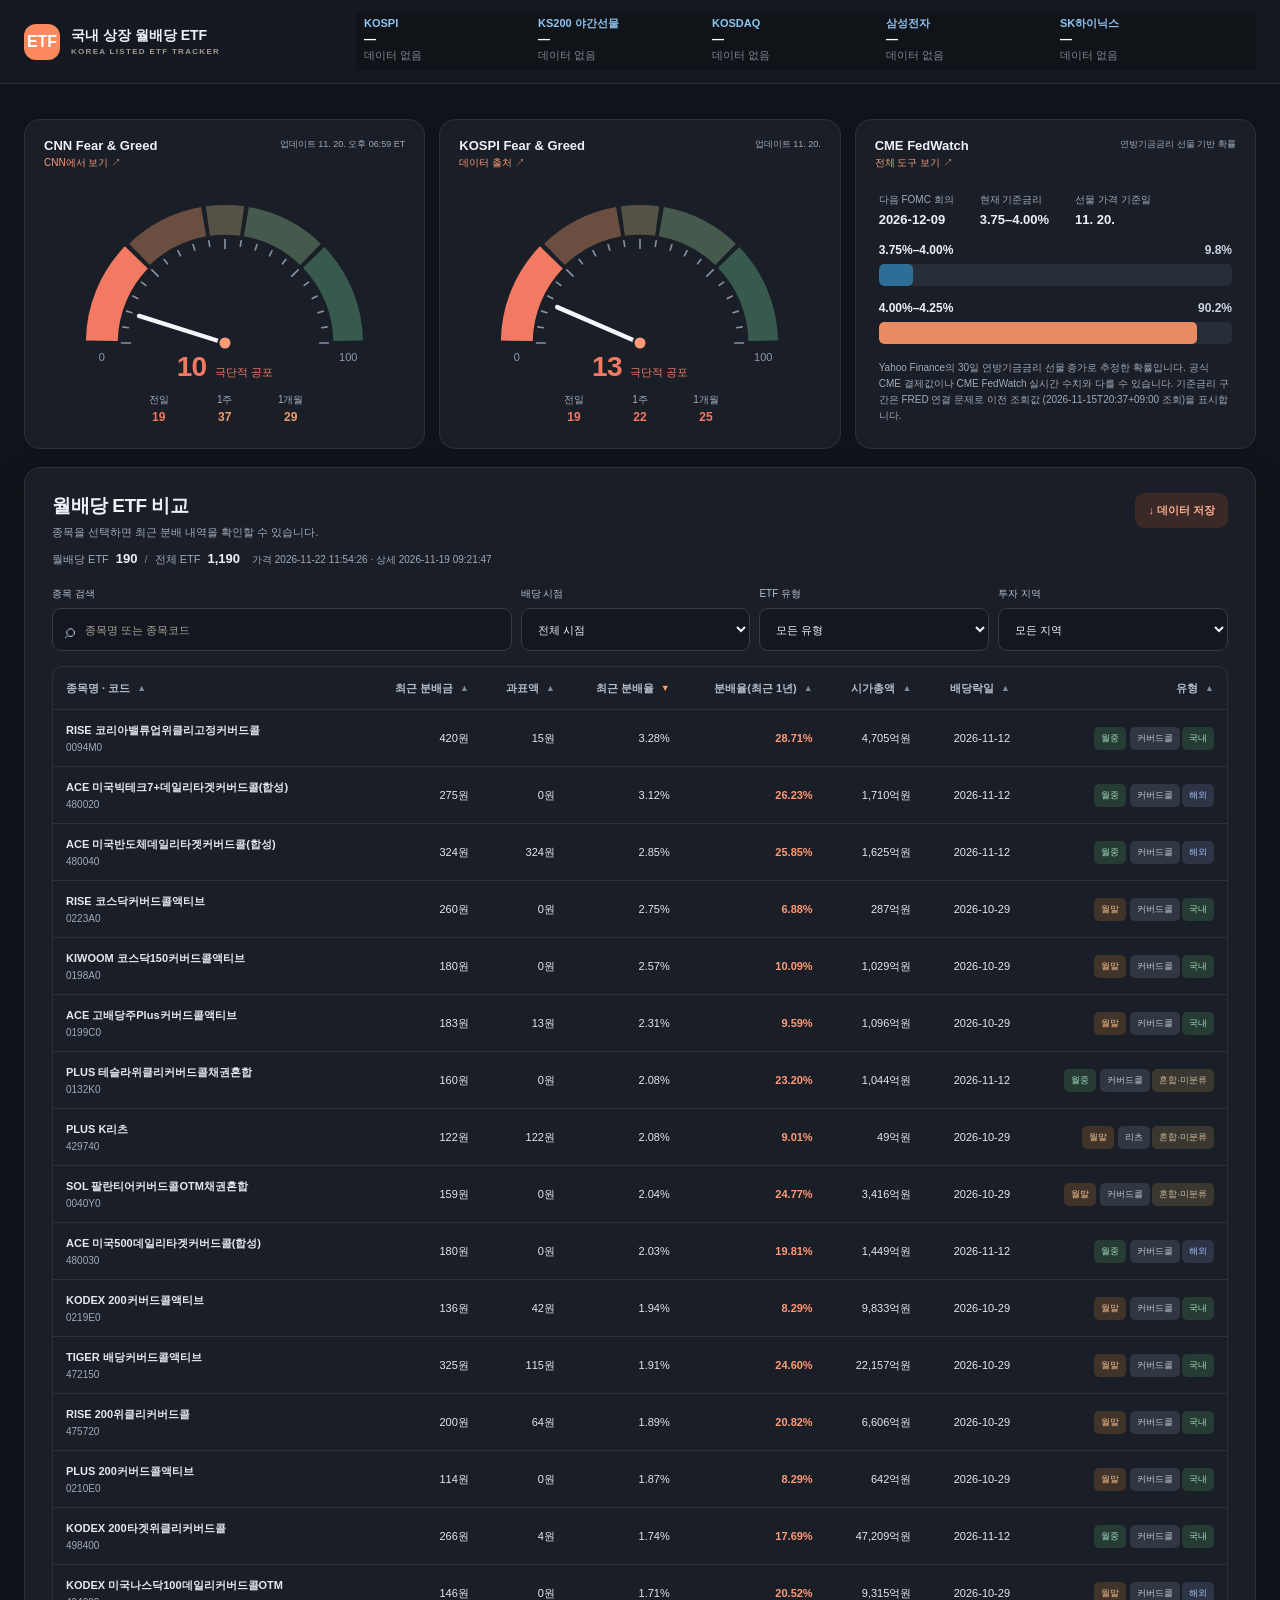
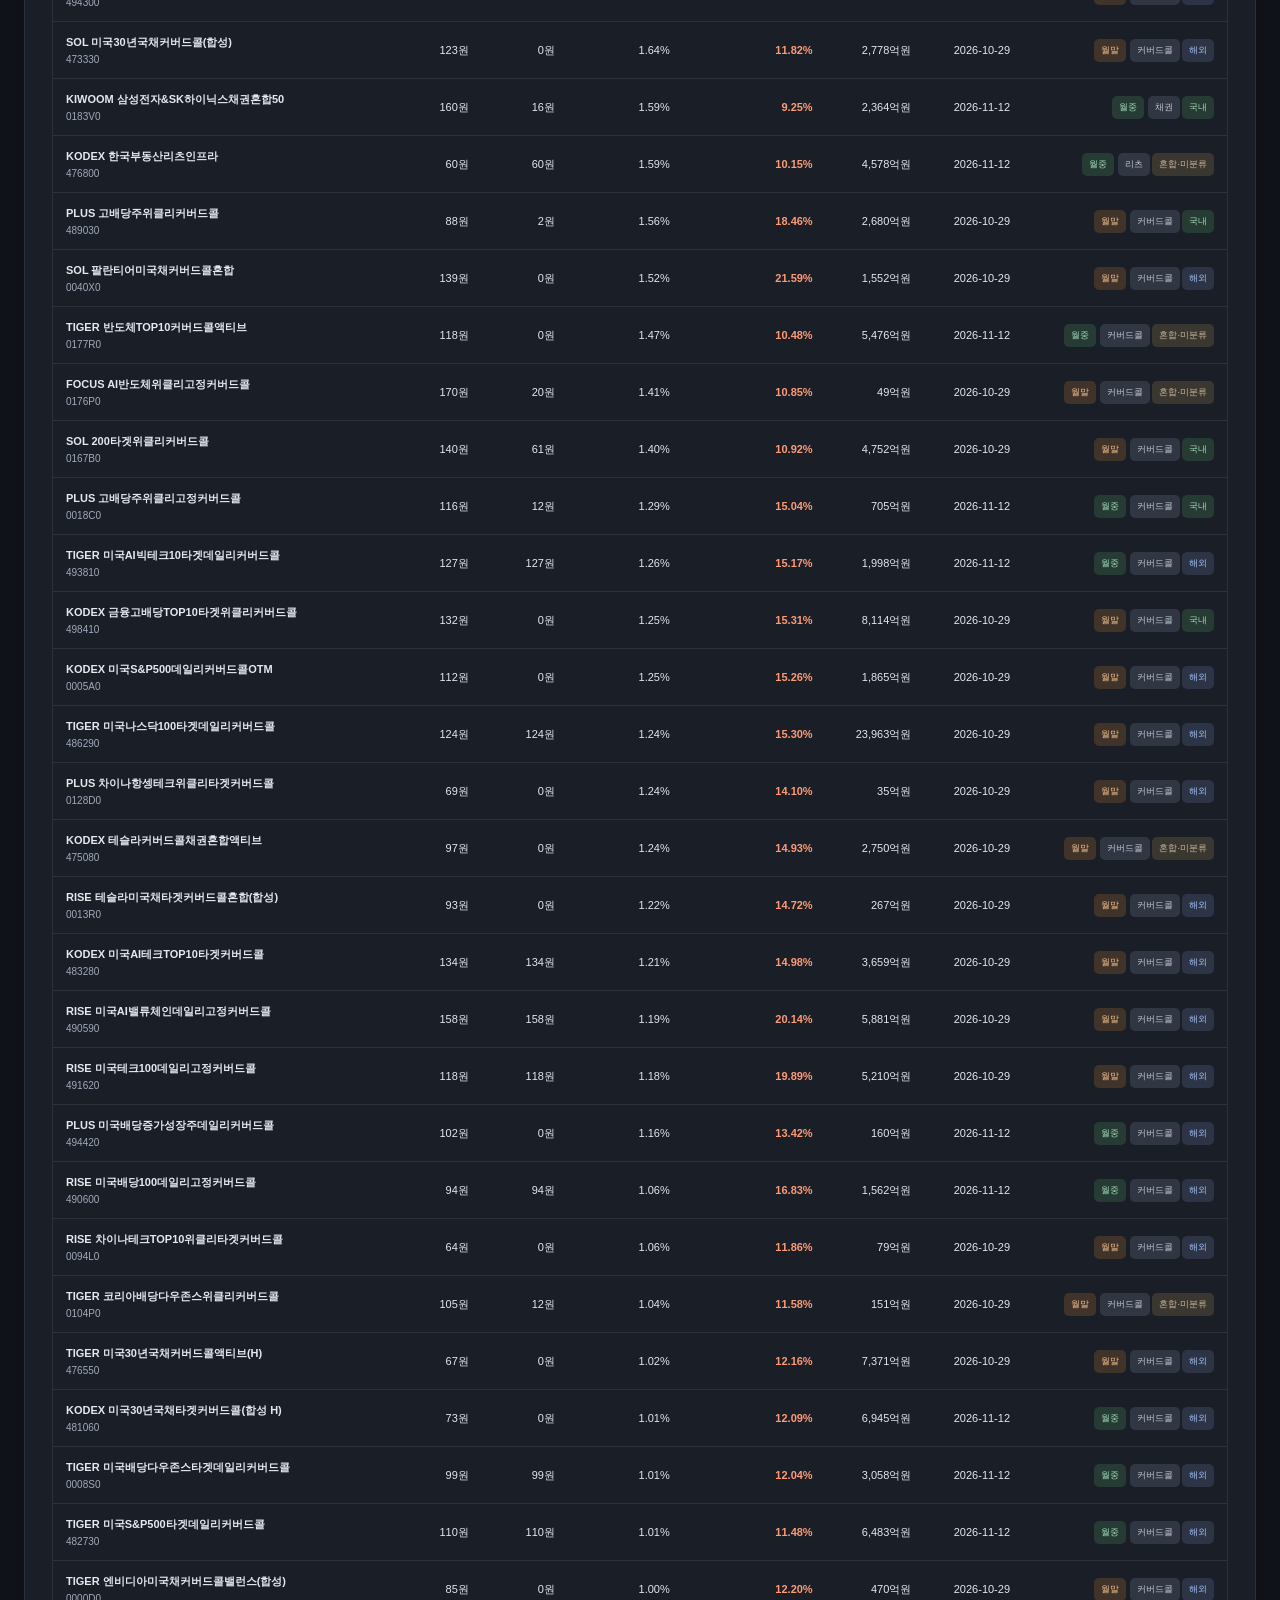
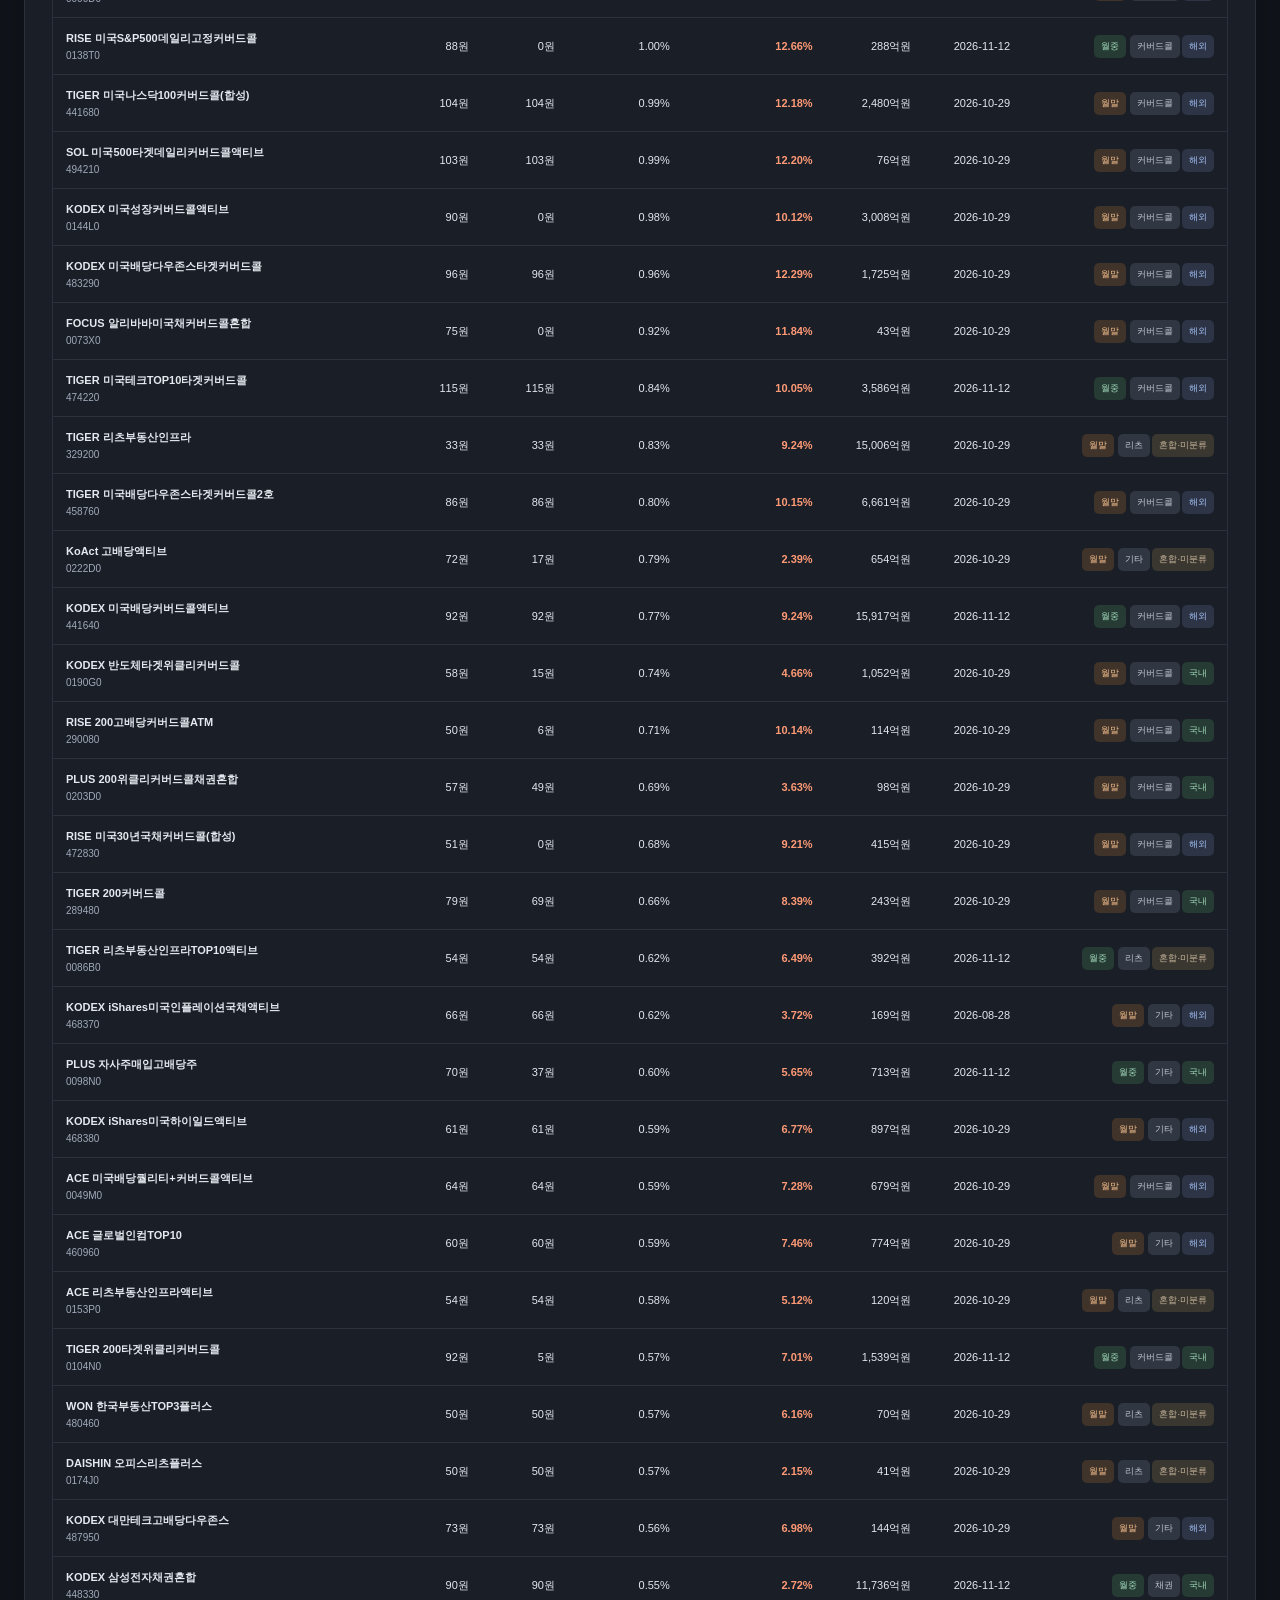
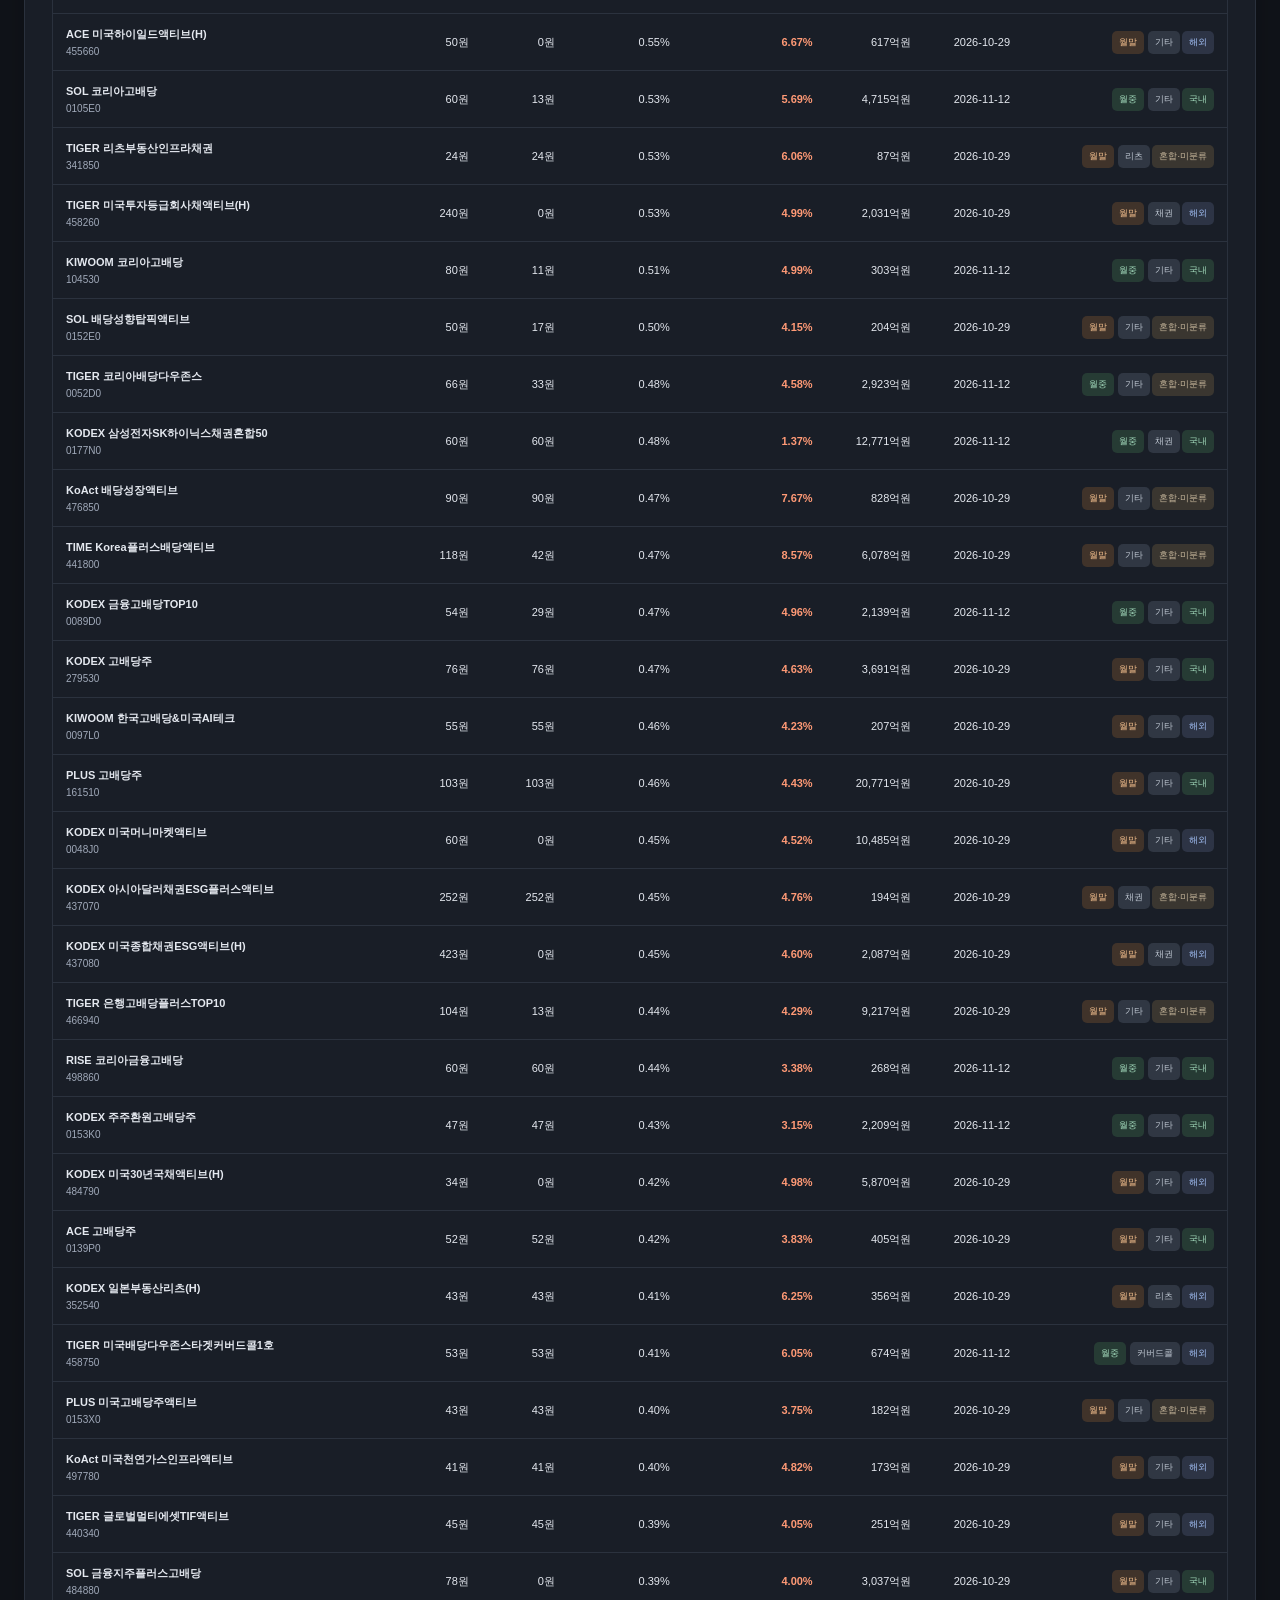
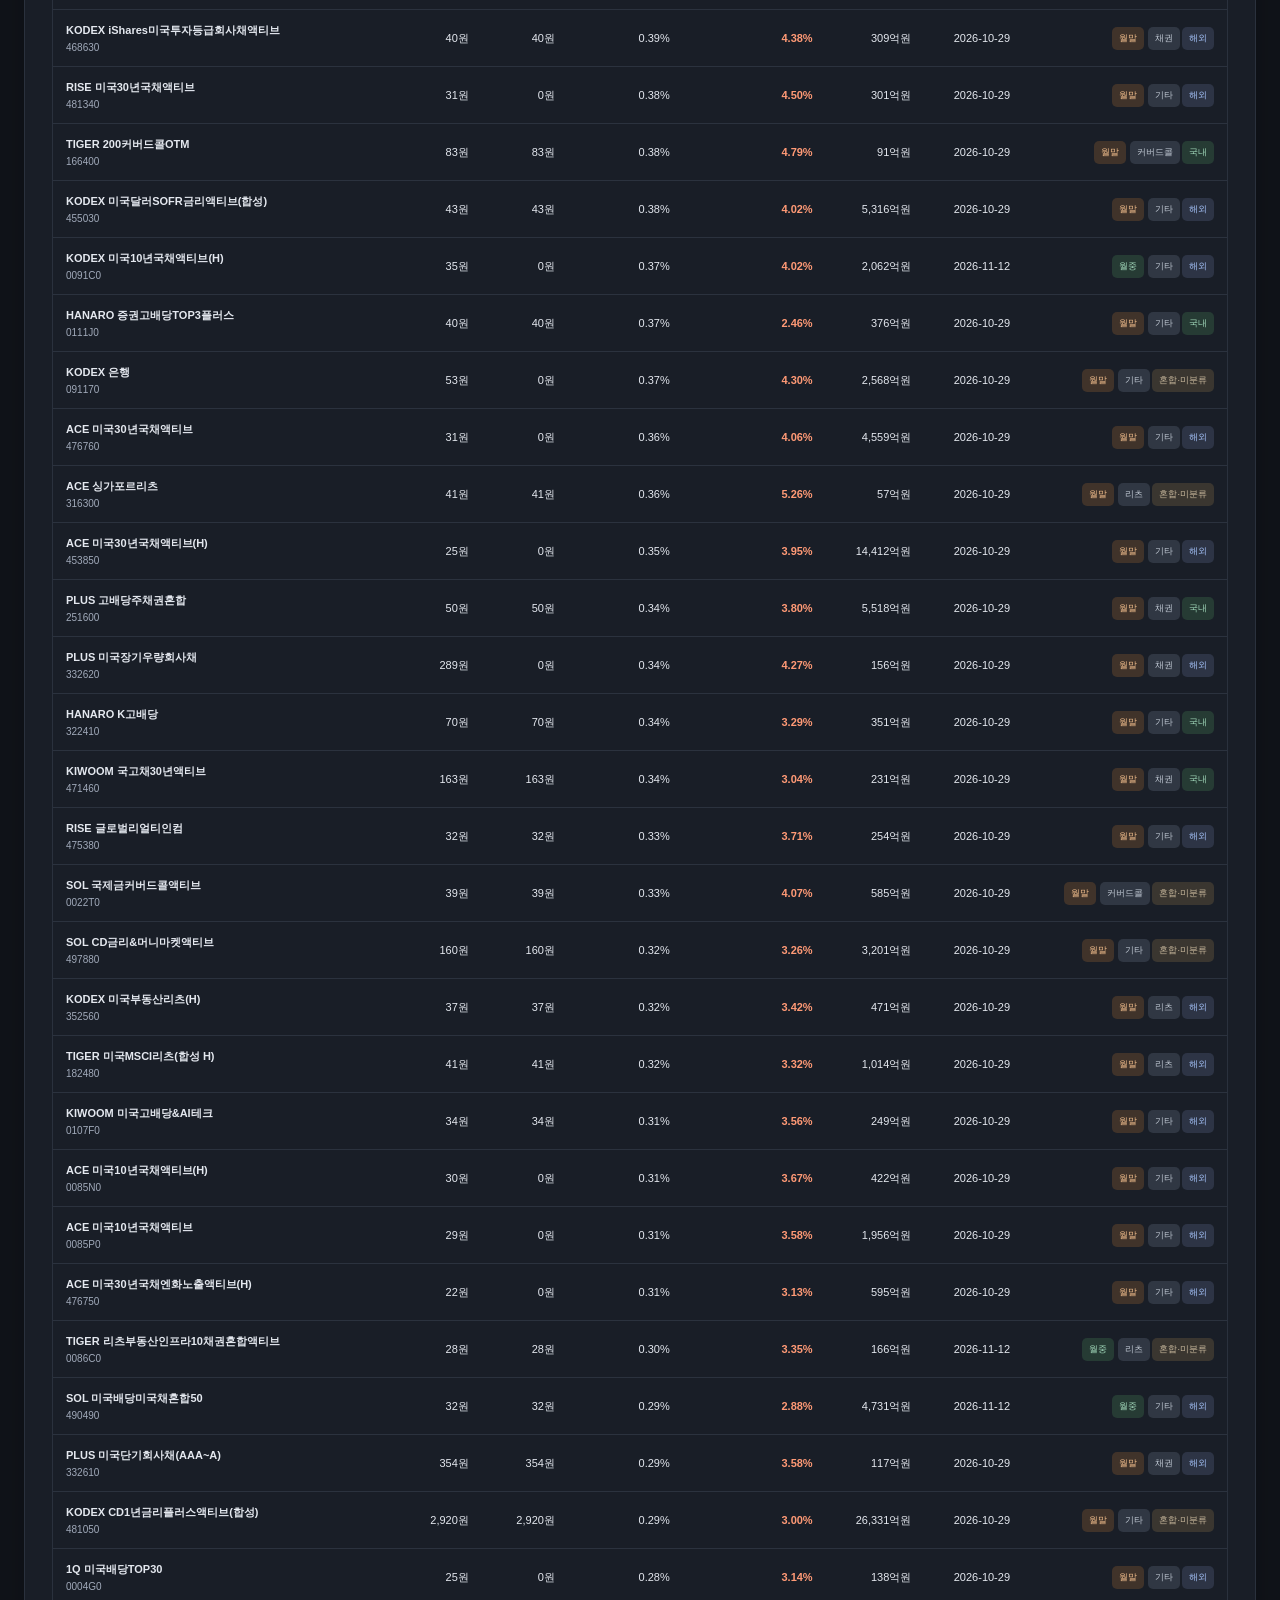
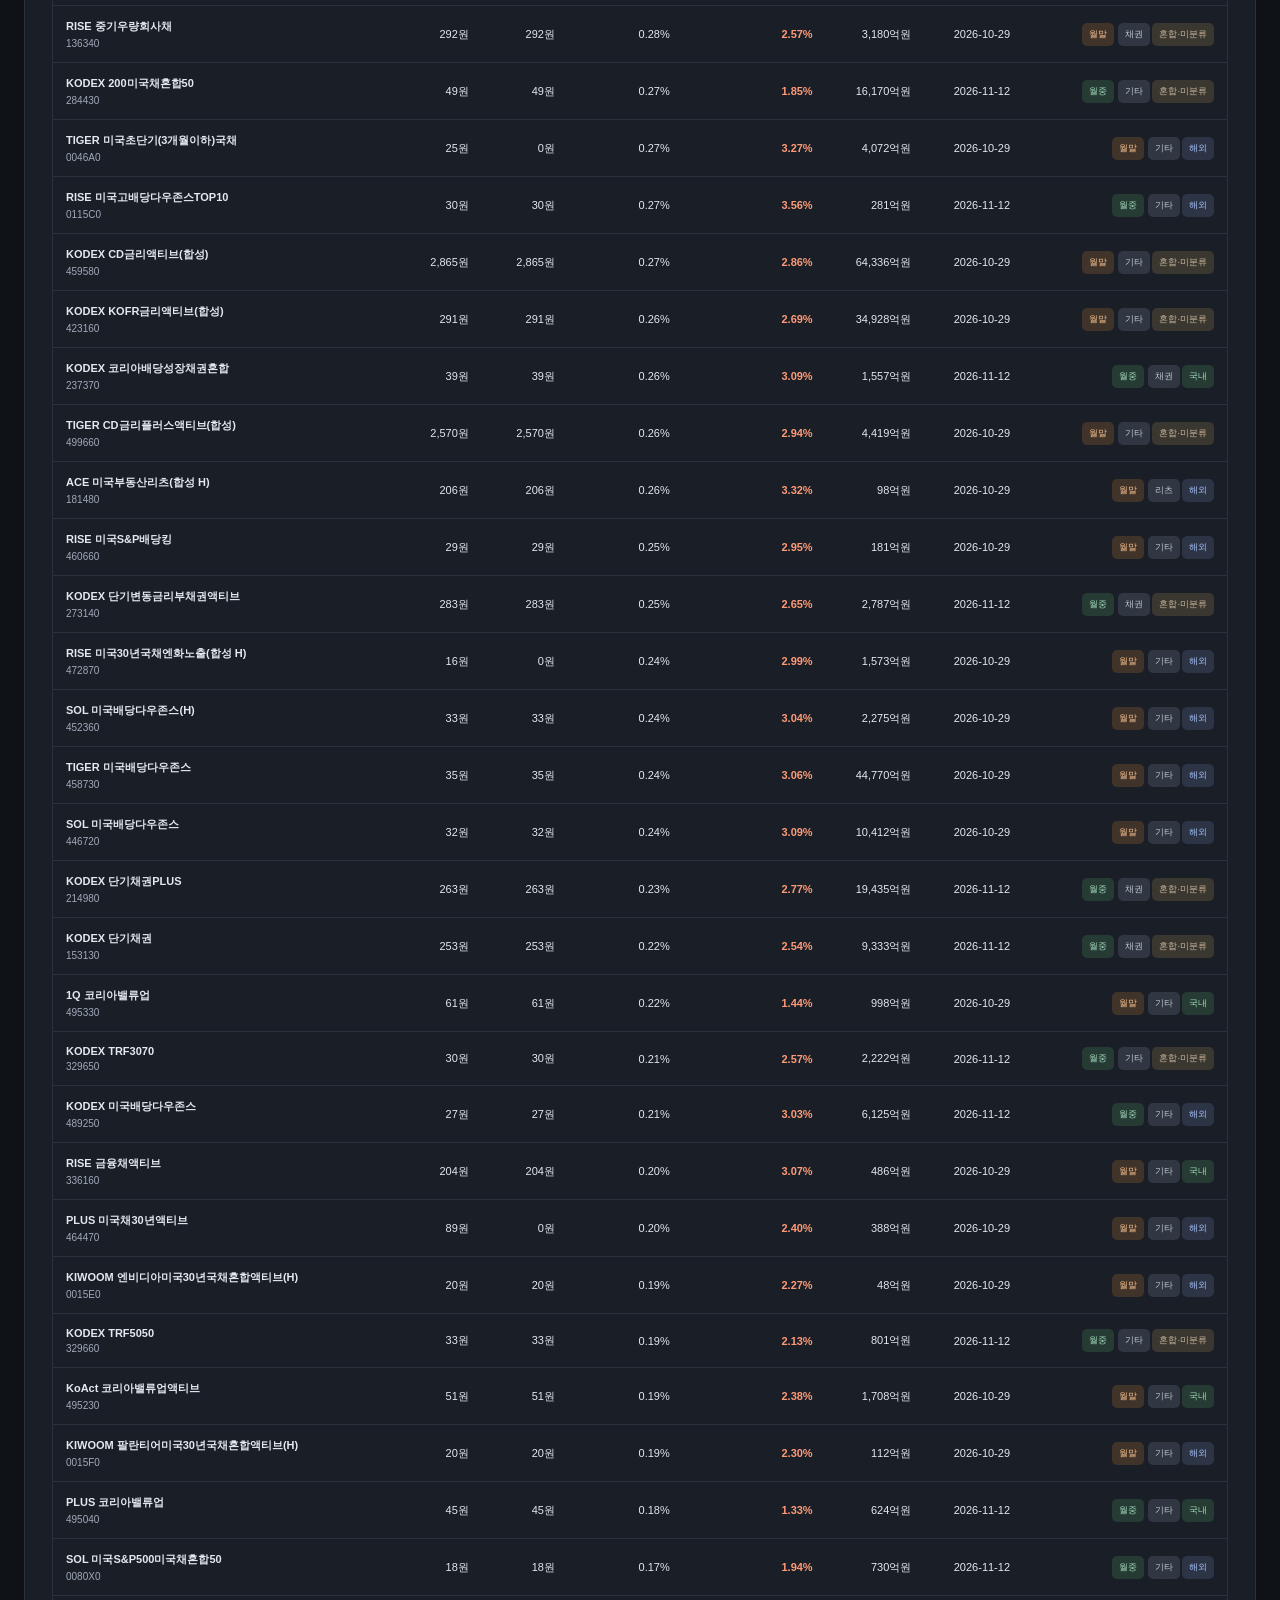
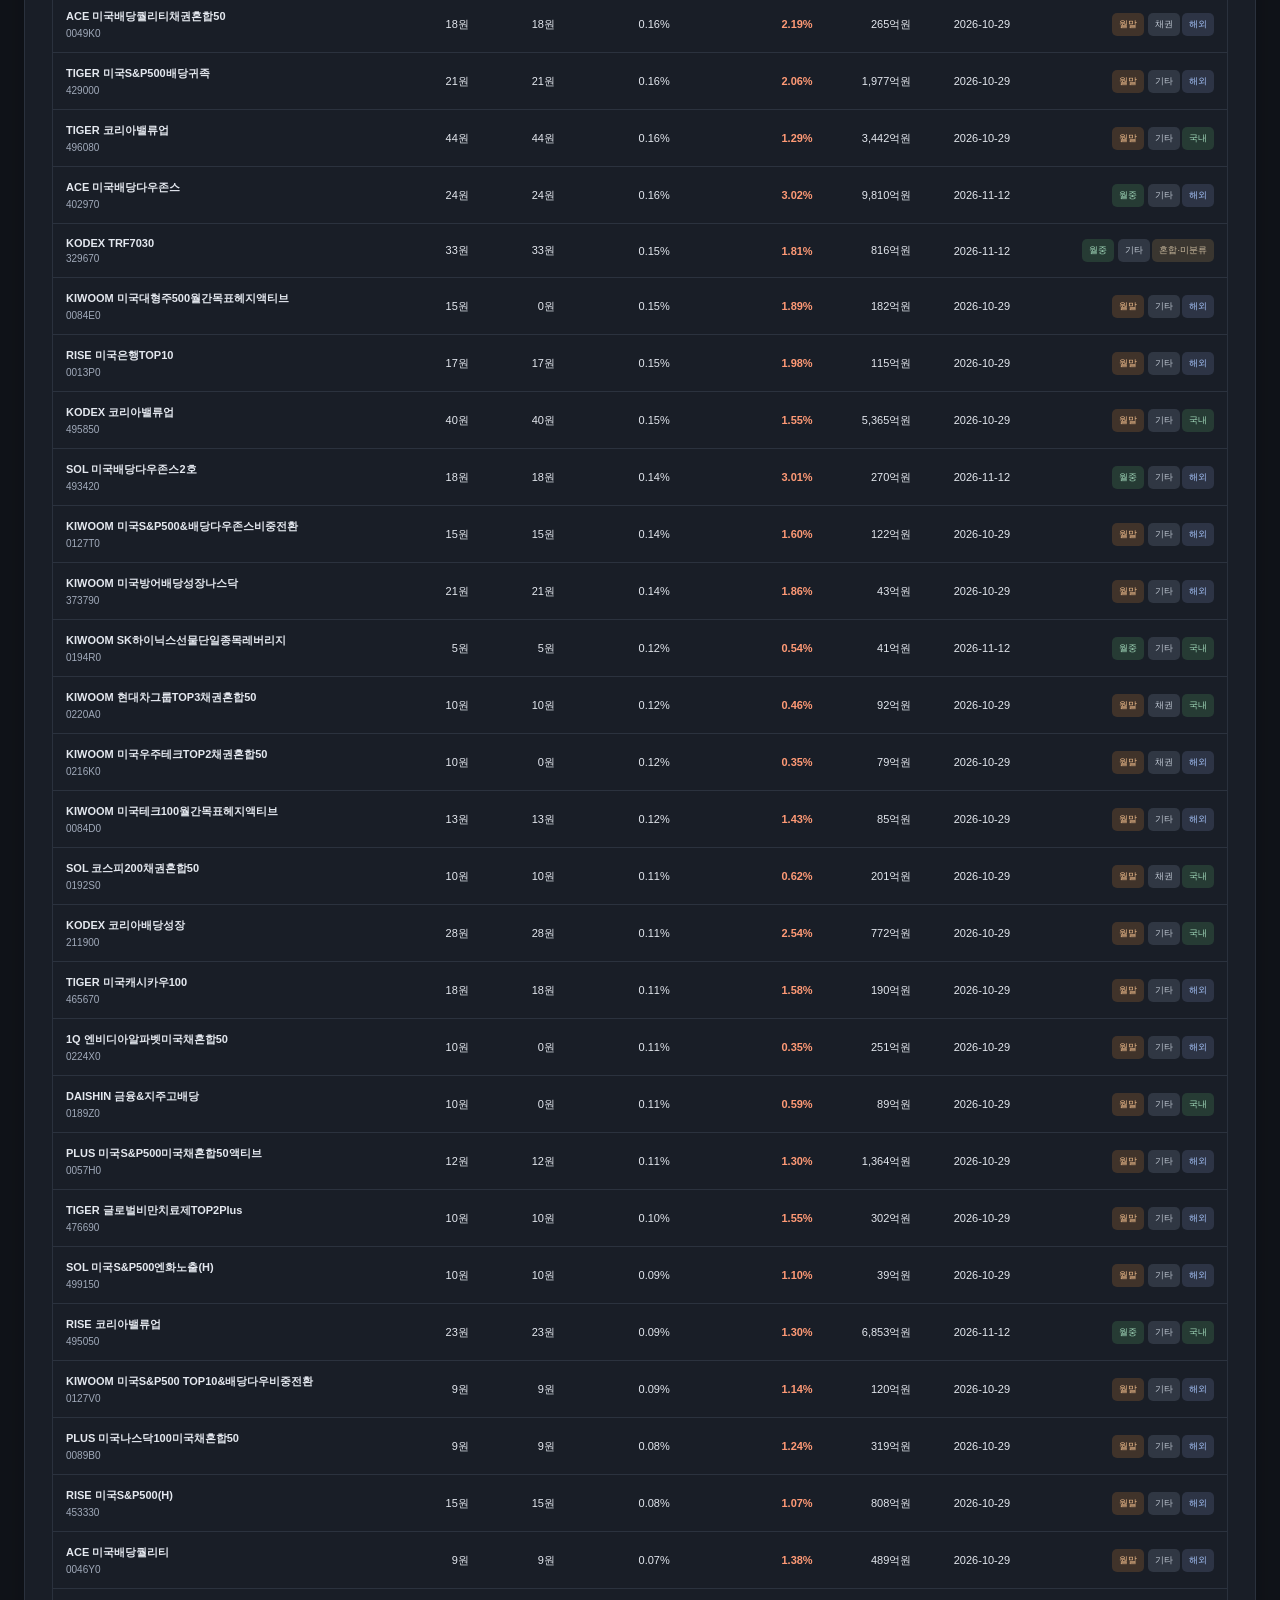
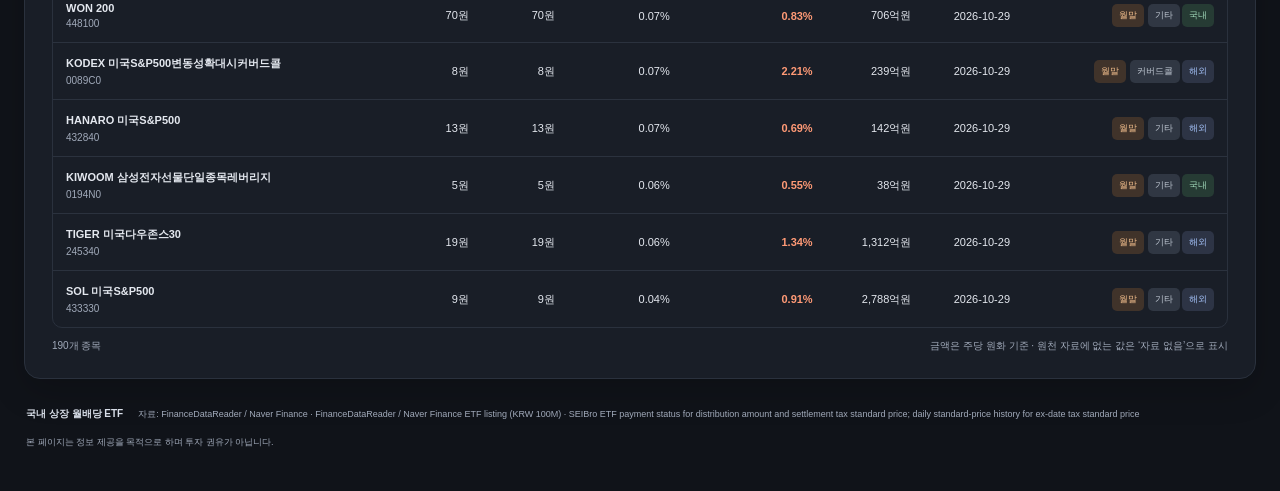
<file: docs/index.html>
<!doctype html>
<html lang="ko">
<head>
  <meta charset="utf-8">
  <meta name="viewport" content="width=device-width,initial-scale=1">
  <meta name="theme-color" content="#101319">
  <meta name="description" content="국내 상장 월배당 ETF의 분배금, 분배율과 배당 이력을 한눈에 비교하세요.">
  <title>국내 상장 월배당 ETF</title>
  <link rel="stylesheet" href="./css/style.css?v=23">
  <!-- <script type="module" src="https://widgets.tradingview-widget.com/w/en/tv-ticker-tag.js"></script> -->
</head>
<body>
  <header class="topbar">
    <a class="logo" href="./"><span class="logo-icon">ETF</span><span>국내 상장 월배당 ETF<small>KOREA LISTED ETF TRACKER</small></span></a>
    <div class="topbar-ticker" aria-label="시장 시세">
      <!--tv-ticker-tag symbol="FOREXCOM:SPXUSD" theme="dark"></tv-ticker-tag-->
      <!--tv-ticker-tag symbol="FOREXCOM:NSXUSD" theme="dark"></tv-ticker-tag-->
      <!-- <tv-ticker-tag symbol="BITSTAMP:BTCUSD" theme="dark" transparent></tv-ticker-tag> -->
      <!-- <tv-ticker-tag symbol="AMEX:SCHD" theme="dark" transparent></tv-ticker-tag> -->
      <!-- <tv-ticker-tag symbol="AMEX:SPYM" theme="dark" transparent></tv-ticker-tag> -->
      <!-- <tv-ticker-tag symbol="NASDAQ:QQQM" theme="dark" transparent></tv-ticker-tag> -->
      <!-- <tv-ticker-tag symbol="NASDAQ:NVDA" theme="dark" transparent></tv-ticker-tag> -->
      <iframe src="./market-ticker.html" title="시장 시세 ticker"></iframe>
    </div>
  </header>

  <main class="container">
    <section class="market-cards" aria-label="ETF 및 시장 지표">
      <article class="market-card fear-card">
        <div class="market-card-heading"><div><span>CNN Fear &amp; Greed</span><a href="https://edition.cnn.com/markets/fear-and-greed" target="_blank" rel="noopener noreferrer">CNN에서 보기 ↗</a></div><small id="fearUpdated">지표를 불러오는 중</small></div>
        <div id="fearGauge" class="fear-gauge"><span class="metric-loading">지표를 불러오는 중…</span></div>
      </article>
      <article class="market-card kospi-fear-card">
        <div class="market-card-heading"><div><span>KOSPI Fear &amp; Greed</span><a href="https://kospi.feargreedchart.com/api/?action=kospi" target="_blank" rel="noopener noreferrer">데이터 출처 ↗</a></div><small id="kospiFearUpdated">지표를 불러오는 중</small></div>
        <div id="kospiFearGauge" class="fear-gauge"><span class="metric-loading">지표를 불러오는 중…</span></div>
      </article>
      <article class="market-card fedwatch-card">
        <div class="market-card-heading"><div><span>CME FedWatch</span><a href="https://www.cmegroup.com/markets/interest-rates/cme-fedwatch-tool" target="_blank" rel="noopener noreferrer">전체 도구 보기 ↗</a></div><small>연방기금금리 선물 기반 확률</small></div>
        <div id="fedwatchChart" class="fedwatch-chart"><span class="metric-loading">CME futures data loading…</span></div>
      </article>
    </section>

    <section class="panel database">
      <div class="section-heading database-heading">
        <div>
          <h2>월배당 ETF 비교</h2>
          <p class="section-subtitle">종목을 선택하면 최근 분배 내역을 확인할 수 있습니다.</p>
          <div class="database-summary" aria-label="ETF 개수 및 업데이트 시각">
            <span>월배당 ETF</span><strong id="monthlyCount">—</strong><i>/</i><span>전체 ETF</span><strong id="totalCount">—</strong>
            <small id="updatedAt">데이터를 불러오는 중</small>
          </div>
        </div>
        <button id="downloadCsv" class="button secondary">↓ 데이터 저장</button>
      </div>
      <div class="filters">
        <label class="filter-field"><span>종목 검색</span><span class="searchbox"><i aria-hidden="true">⌕</i><input id="search" type="search" placeholder="종목명 또는 종목코드" aria-label="종목 검색"></span></label>
        <label class="filter-field"><span>배당 시점</span><select id="timing" aria-label="배당 시점"><option value="all">전체 시점</option><option value="mid">월중</option><option value="end">월말</option></select></label>
        <label class="filter-field"><span>ETF 유형</span><select id="category" aria-label="ETF 유형"><option value="all">모든 유형</option><option value="커버드콜">커버드콜</option><option value="리츠">리츠</option><option value="채권">채권</option><option value="기타">기타</option></select></label>
        <label class="filter-field"><span>투자 지역</span><select id="region" aria-label="투자 지역"><option value="all">모든 지역</option><option value="국내">국내</option><option value="해외">해외</option><option value="혼합/미분류">혼합·미분류</option></select></label>
      </div>
      <div class="table-wrap"><table><thead><tr><th scope="col"><button class="sort-button" type="button" data-sort="name"><span>종목명 · 코드</span><span class="sort-arrow" aria-hidden="true">▲</span></button></th><th scope="col"><button class="sort-button" type="button" data-sort="amount"><span>최근 분배금</span><span class="sort-arrow" aria-hidden="true">▲</span></button></th><th scope="col"><button class="sort-button" type="button" data-sort="taxBase"><span>과표액</span><span class="sort-arrow" aria-hidden="true">▲</span></button></th><th scope="col"><button class="sort-button is-active" type="button" data-sort="recentYield" aria-label="최근 분배율, 내림차순"><span>최근 분배율</span><span class="sort-arrow" aria-hidden="true">▼</span></button></th><th scope="col"><button class="sort-button" type="button" data-sort="annualYield"><span>분배율(최근 1년)</span><span class="sort-arrow" aria-hidden="true">▲</span></button></th><th scope="col"><button class="sort-button" type="button" data-sort="marketCap"><span>시가총액</span><span class="sort-arrow" aria-hidden="true">▲</span></button></th><th scope="col"><button class="sort-button" type="button" data-sort="exDate"><span>배당락일</span><span class="sort-arrow" aria-hidden="true">▲</span></button></th><th scope="col"><button class="sort-button" type="button" data-sort="type"><span>유형</span><span class="sort-arrow" aria-hidden="true">▲</span></button></th></tr></thead><tbody id="etfTable"><tr><td colspan="8" class="empty">데이터를 불러오는 중입니다.</td></tr></tbody></table></div>
      <div class="table-footer"><span id="resultCount">0개 종목</span><span>금액은 주당 원화 기준 · 원천 자료에 없는 값은 ‘자료 없음’으로 표시</span></div>
      <div id="emptyData" class="empty-state" hidden><span>◷</span><strong>아직 표시할 데이터가 없어요</strong><p>가격과 분배금 데이터가 준비되면 ETF 목록이 여기에 표시됩니다.</p></div>
    </section>

    <footer><strong>국내 상장 월배당 ETF</strong><span id="dataSource">자료: ETF 가격 및 분배 이력 데이터</span><span>본 페이지는 정보 제공을 목적으로 하며 투자 권유가 아닙니다.</span></footer>
  </main>
  <dialog id="fundDialog" class="fund-dialog"><form method="dialog"><button class="dialog-close" aria-label="닫기">×</button></form><div id="fundDetails"></div></dialog>
  <script type="module" src="./js/app.js?v=20"></script>
</body>
</html>
</file>
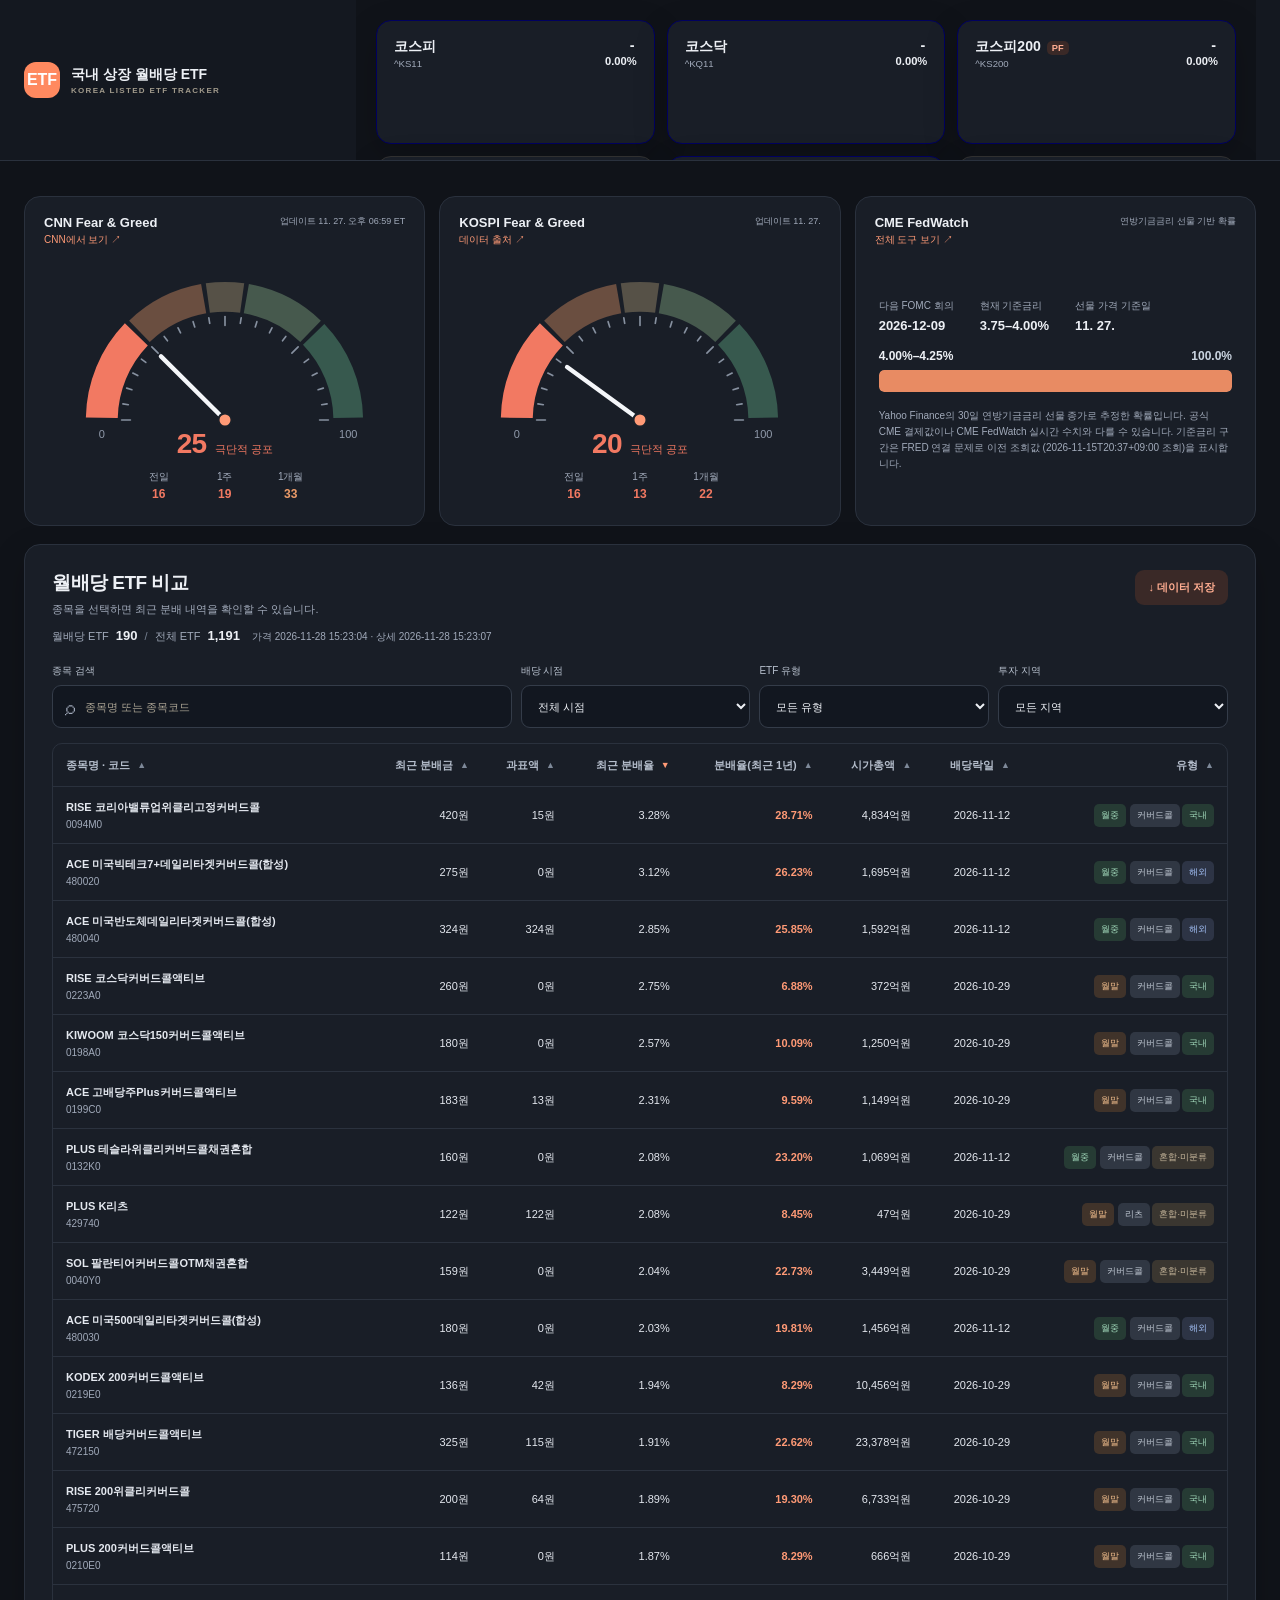
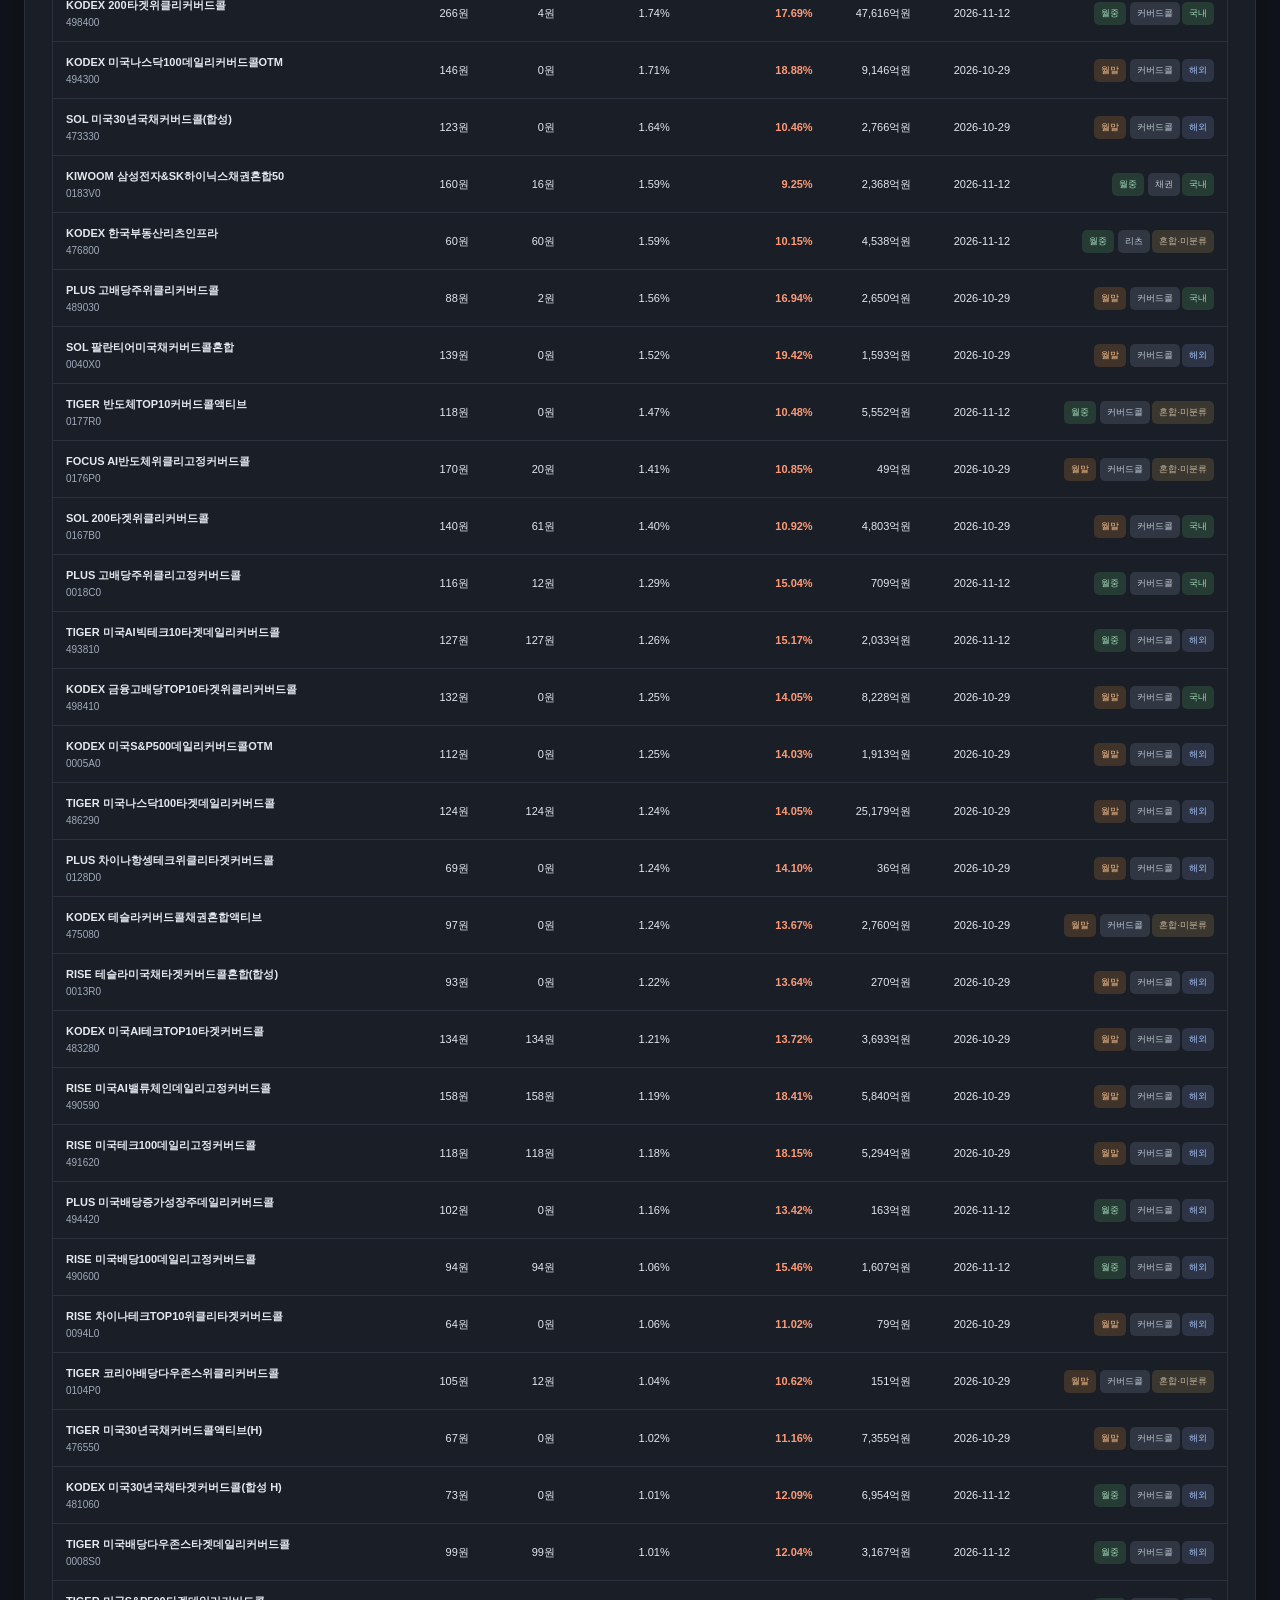
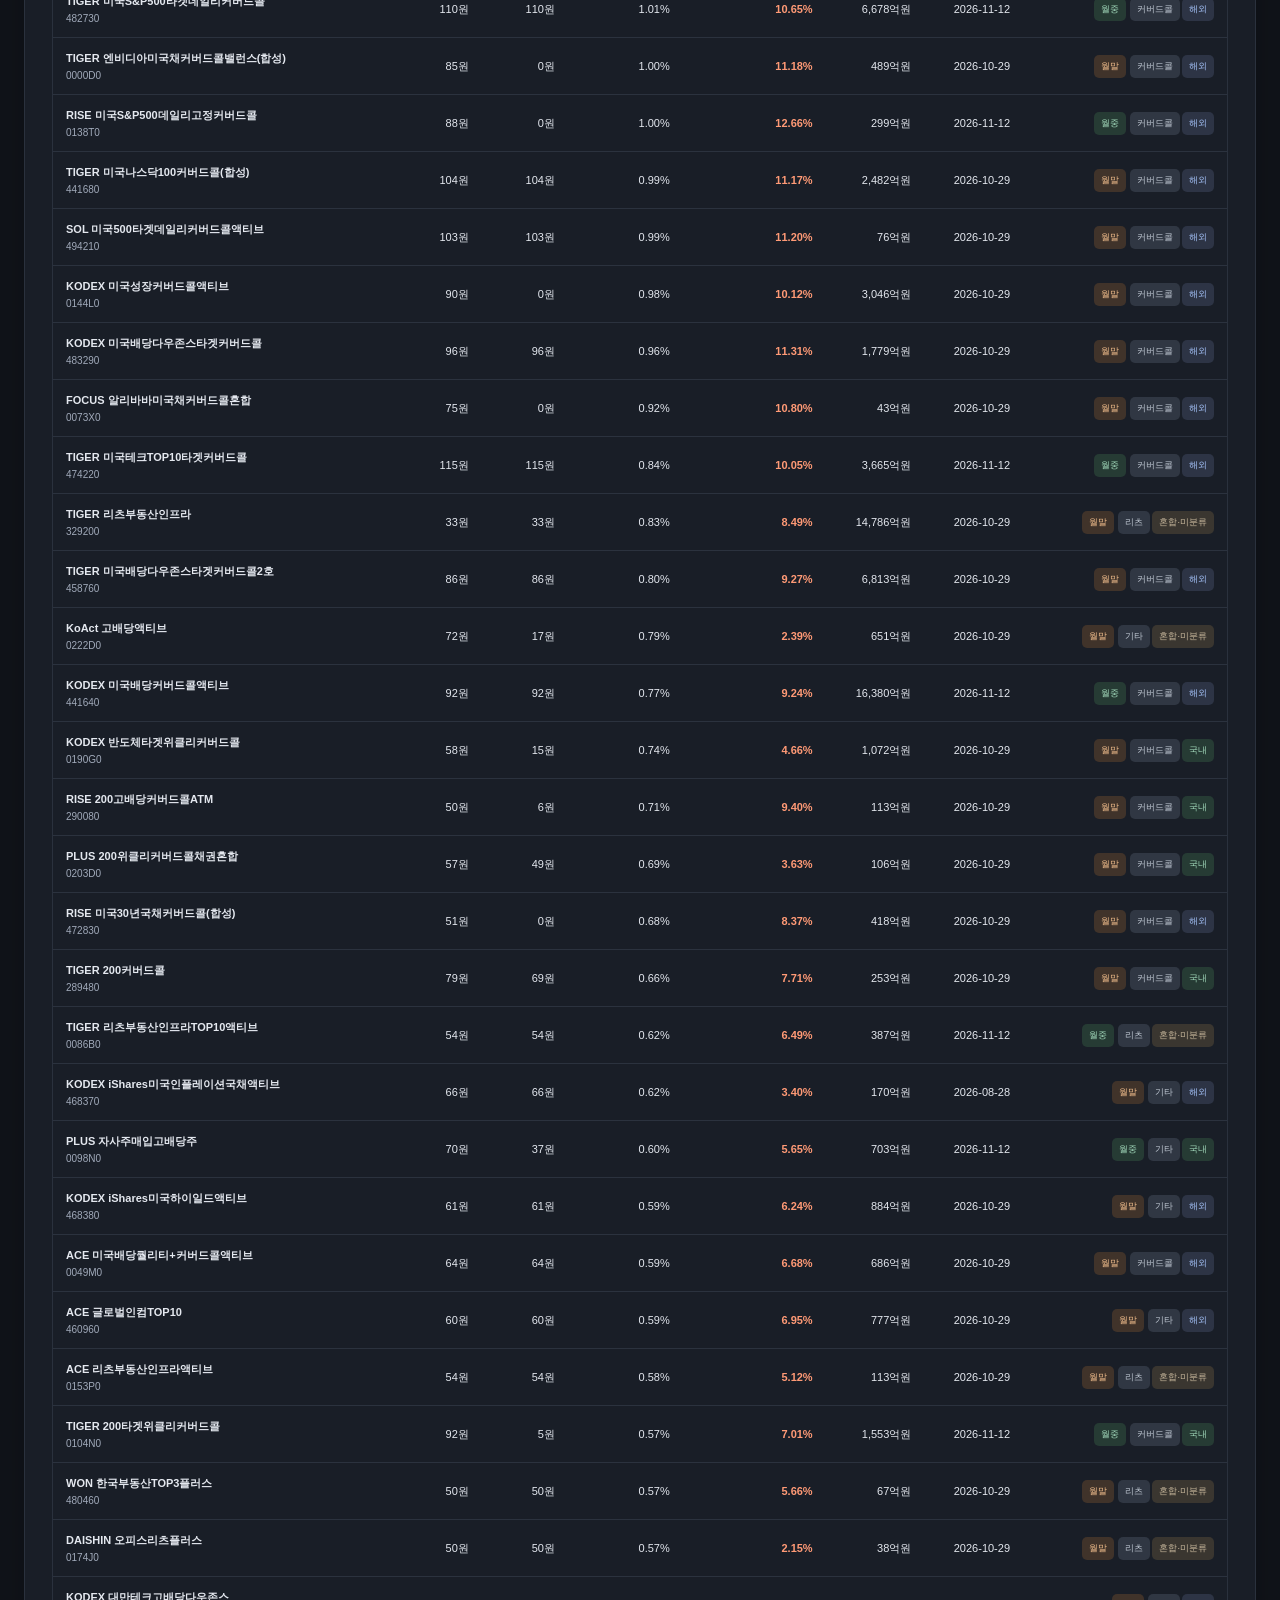
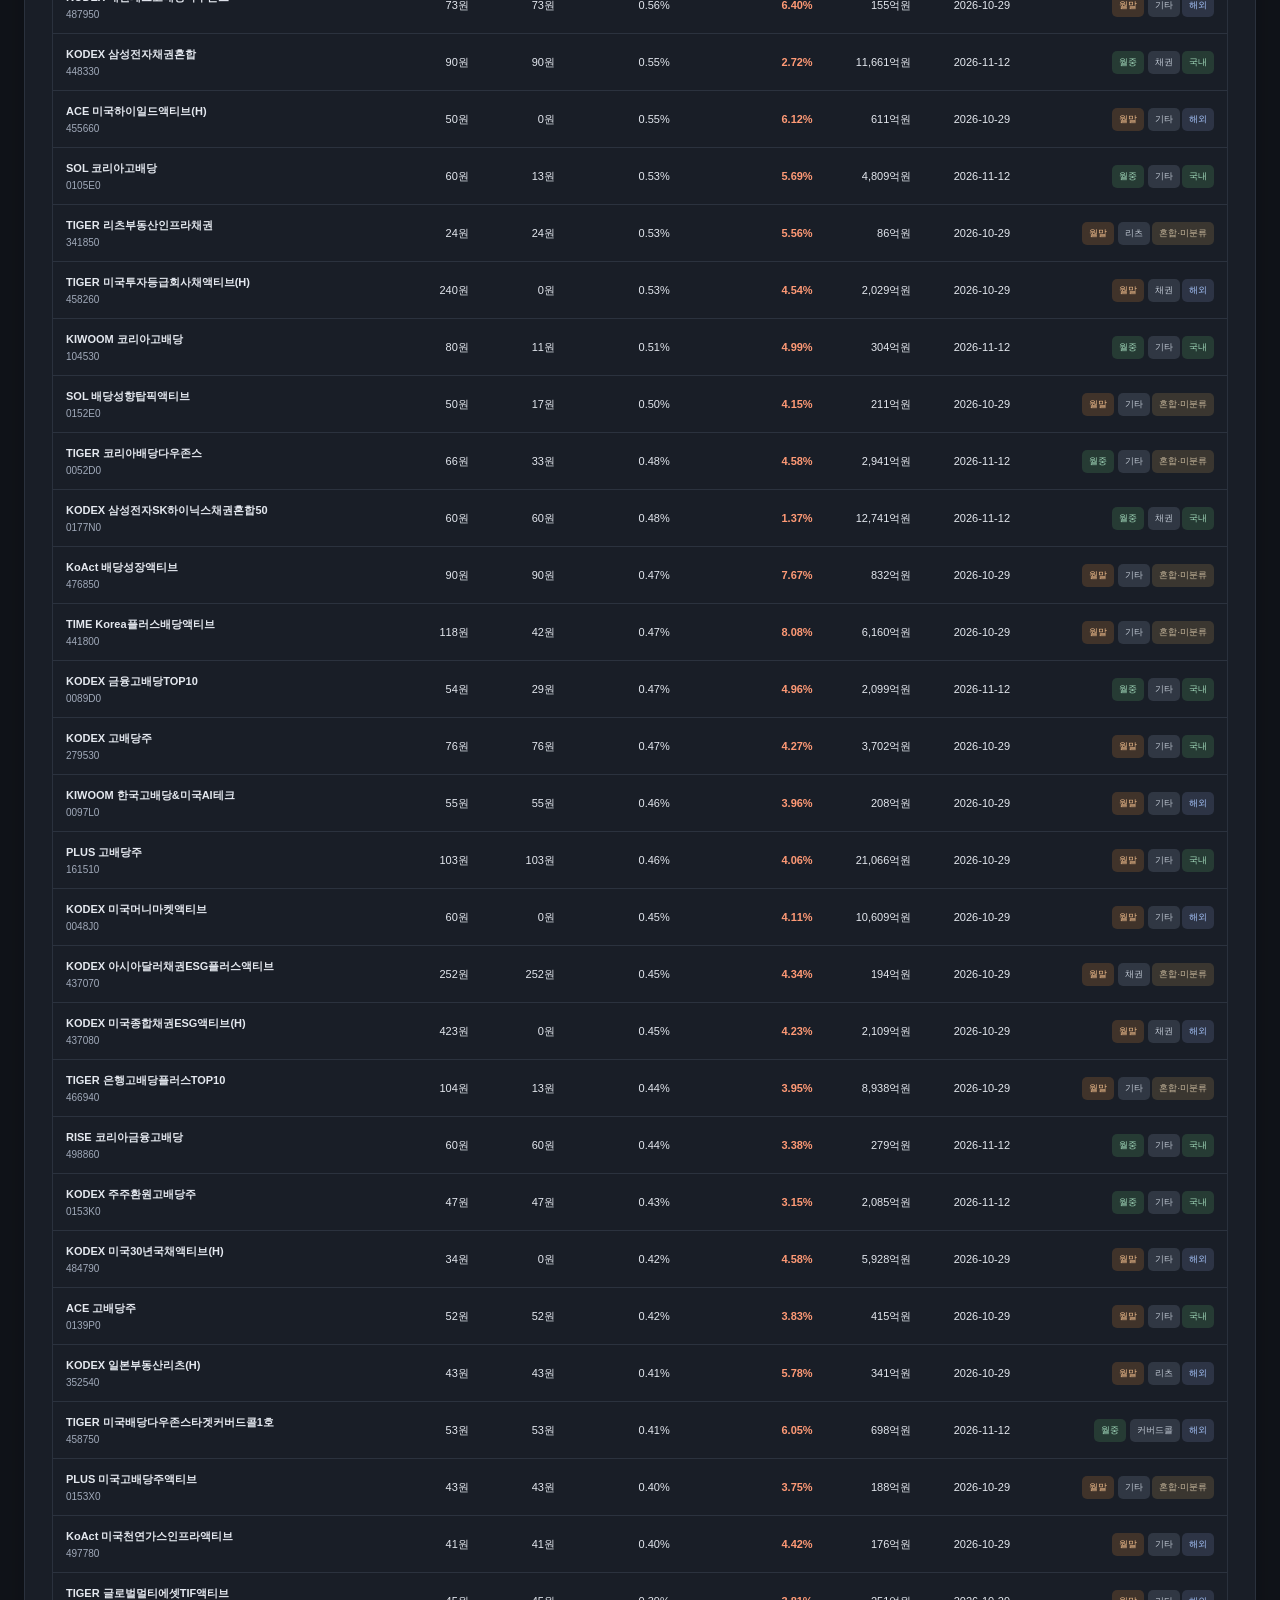
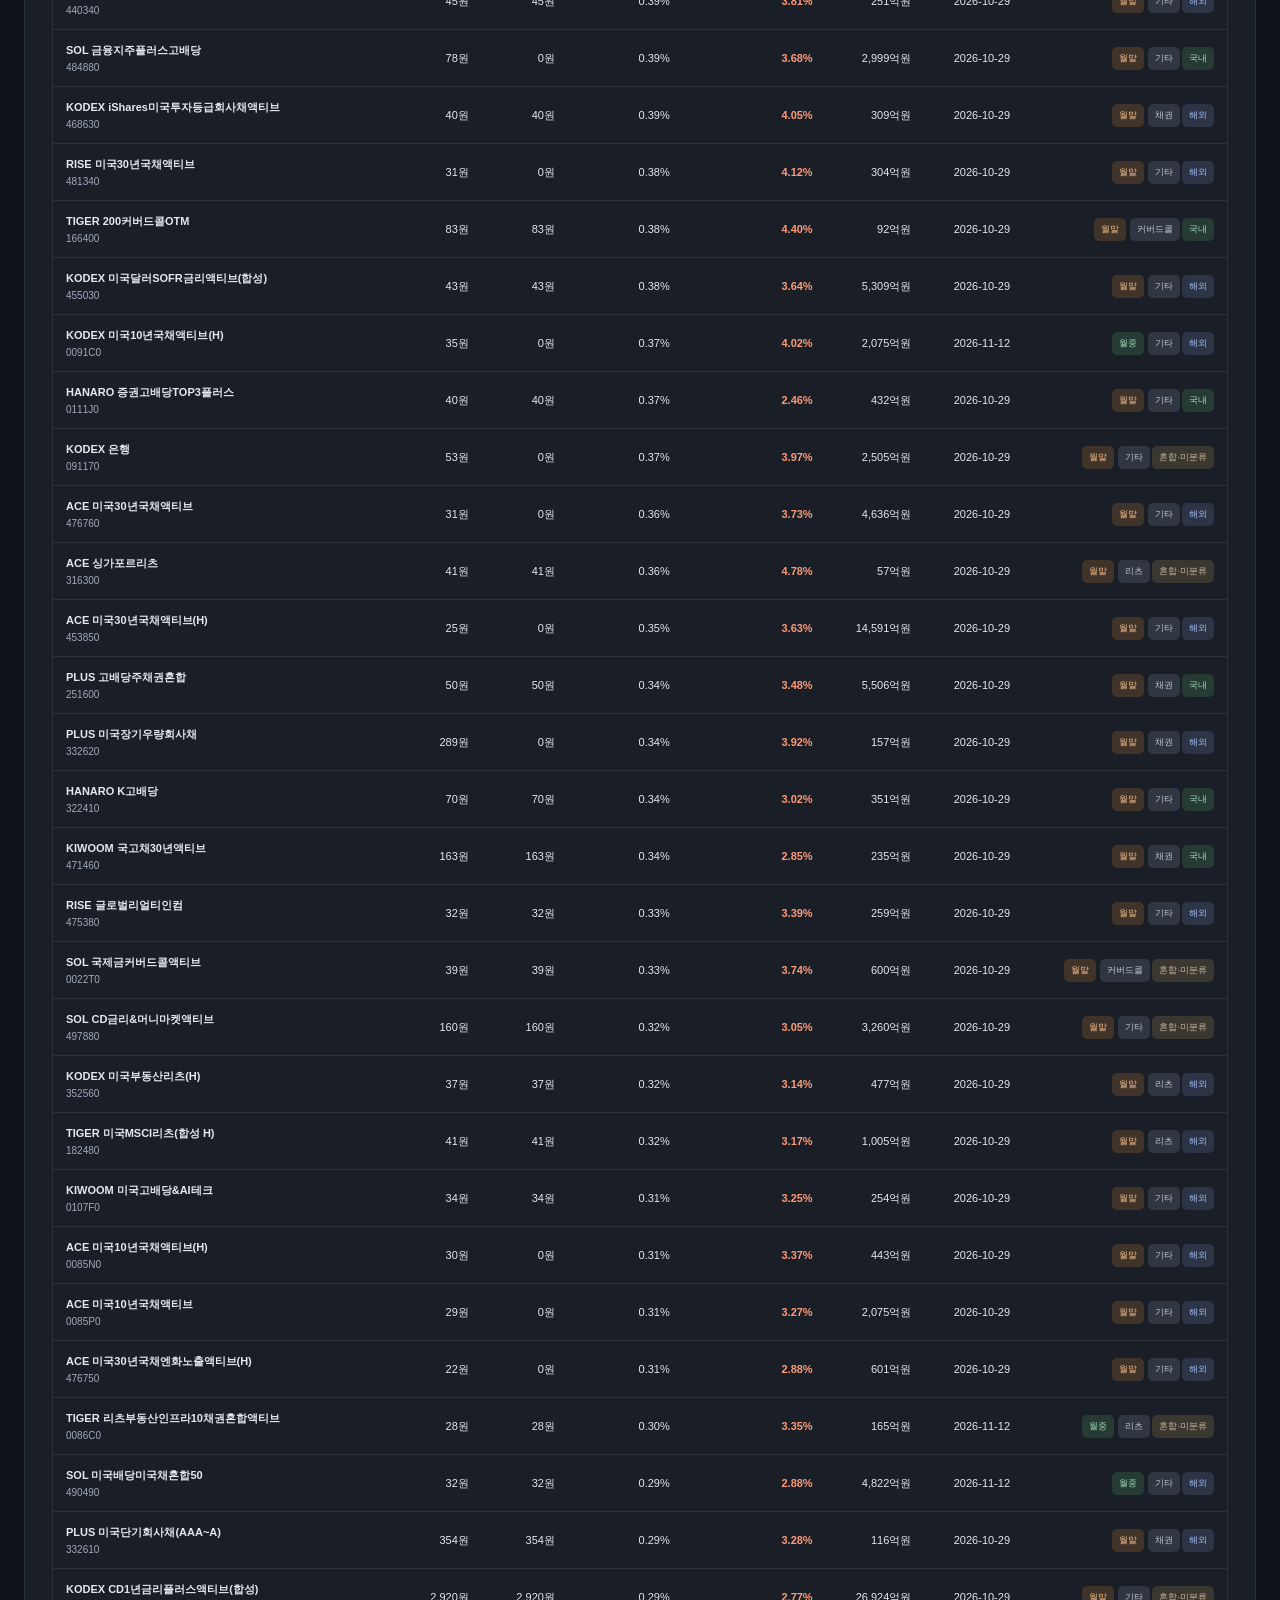
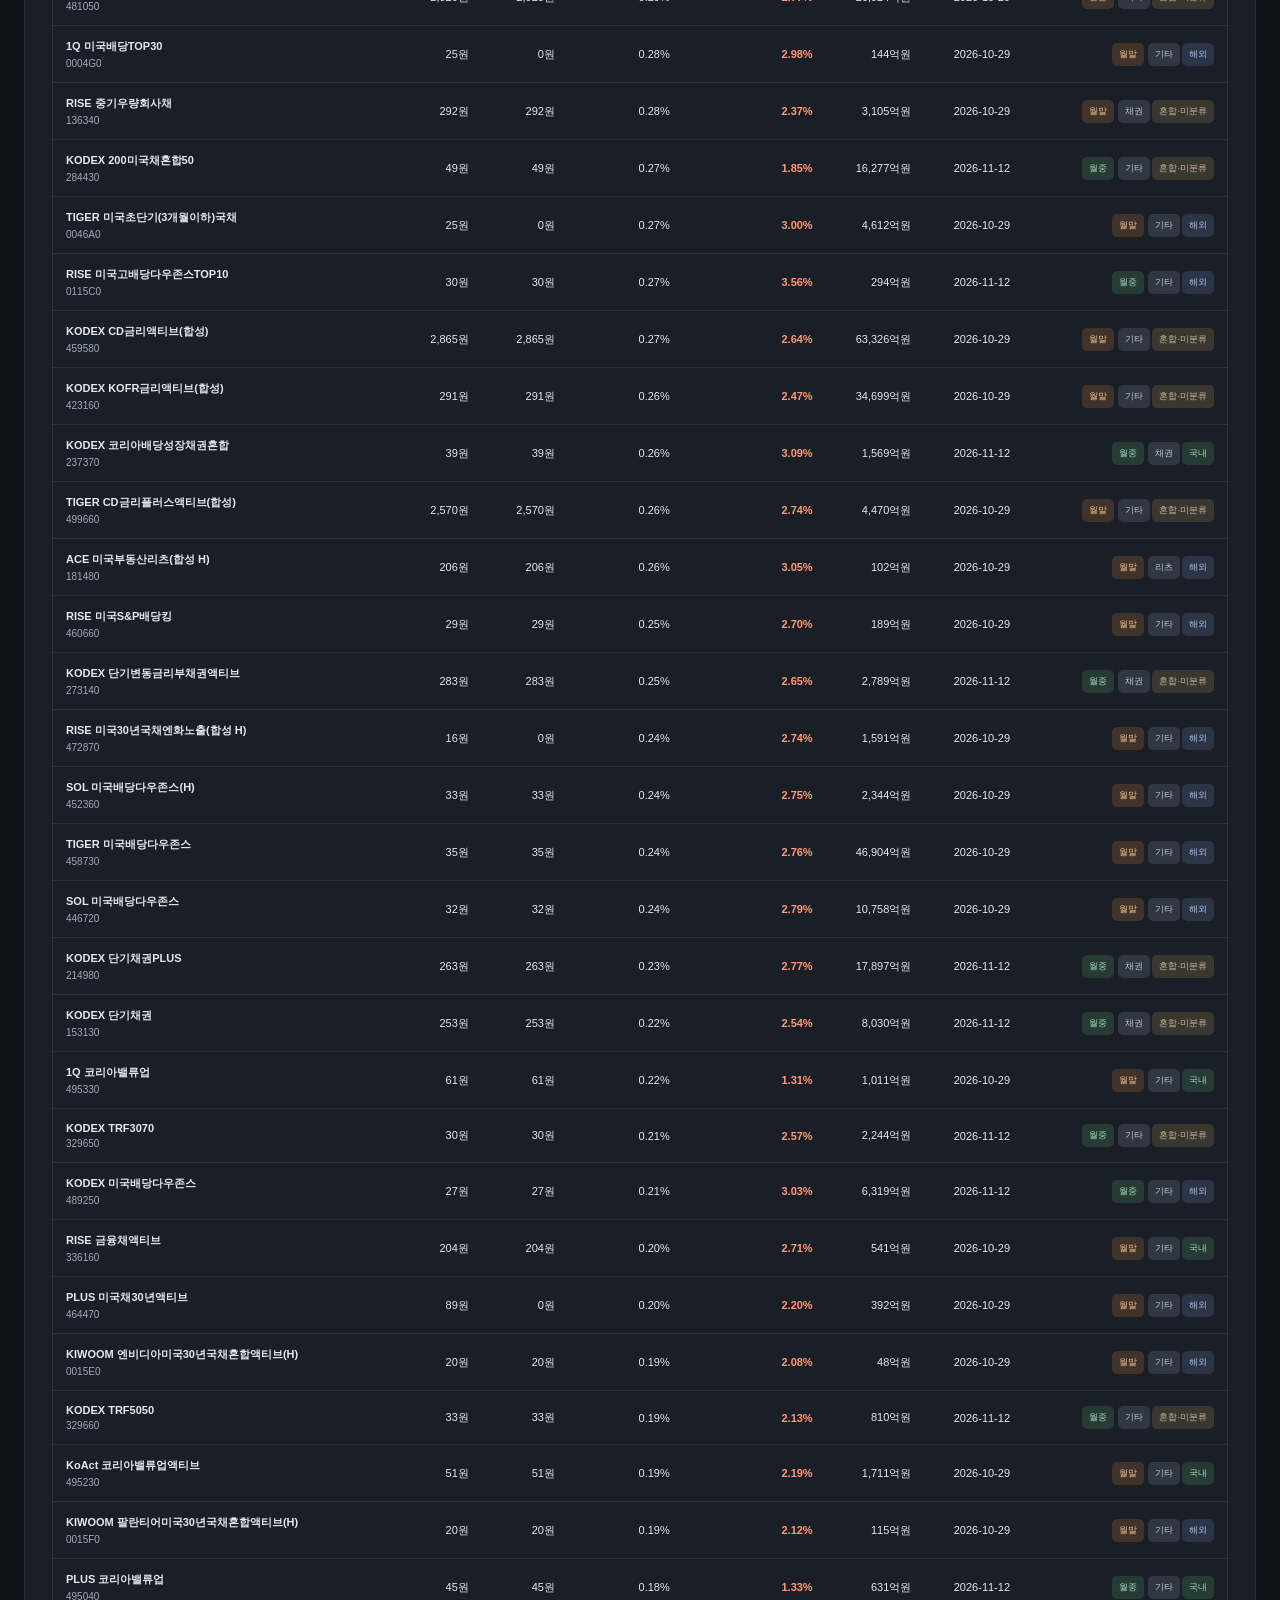
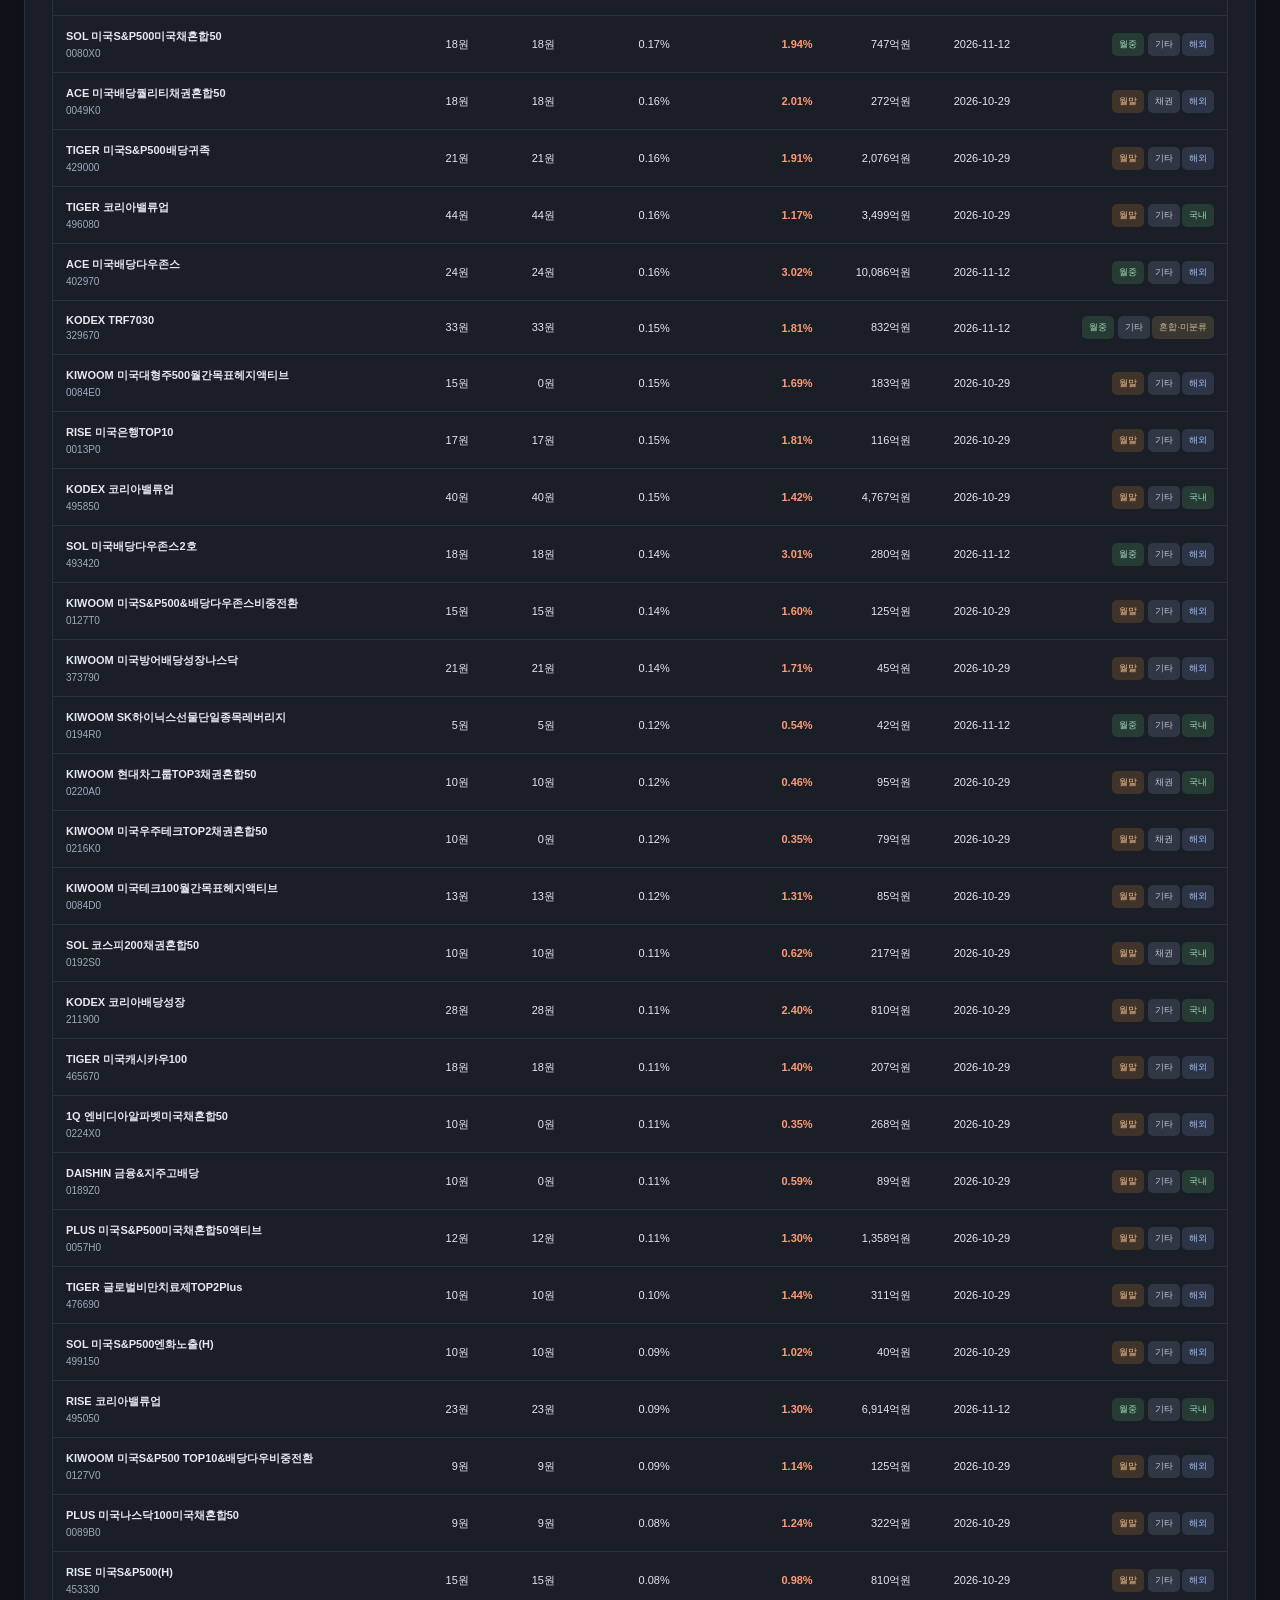
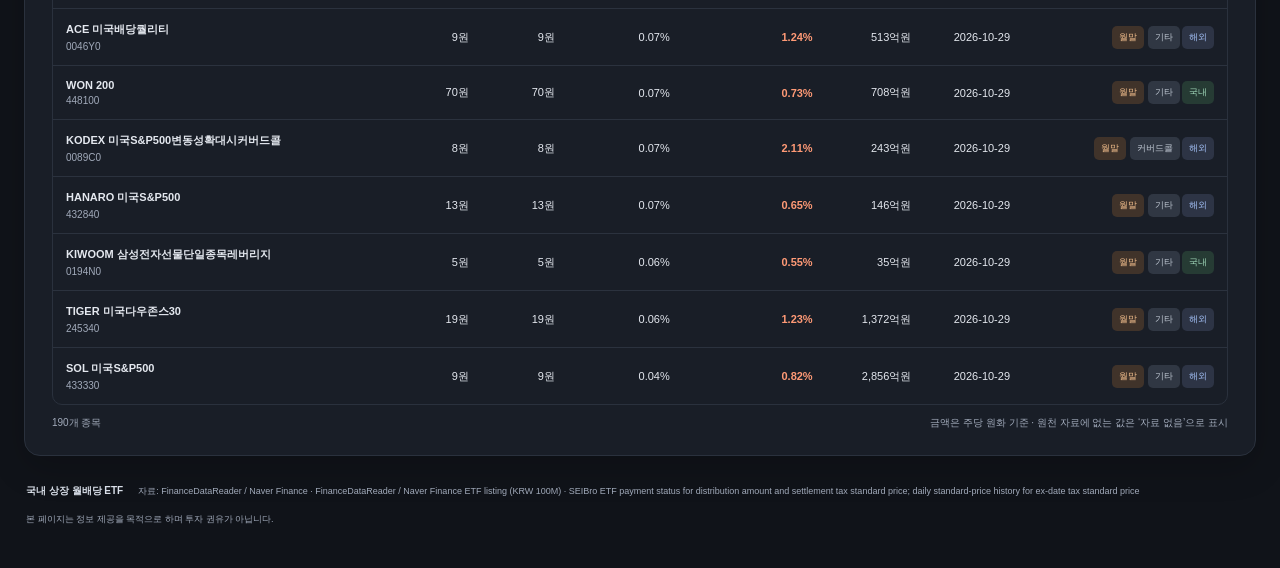
<file: site/index.html>
<!doctype html>
<html lang="ko">
<head>
  <meta charset="utf-8">
  <meta name="viewport" content="width=device-width,initial-scale=1">
  <meta name="theme-color" content="#101319">
  <meta name="description" content="국내 상장 월배당 ETF의 분배금, 분배율과 배당 이력을 한눈에 비교하세요.">
  <title>국내 상장 월배당 ETF</title>
  <link rel="stylesheet" href="./css/style.css?v=23">
  <!-- <script type="module" src="https://widgets.tradingview-widget.com/w/en/tv-ticker-tag.js"></script> -->
</head>
<body>
  <header class="topbar">
    <a class="logo" href="./"><span class="logo-icon">ETF</span><span>국내 상장 월배당 ETF<small>KOREA LISTED ETF TRACKER</small></span></a>
    <div class="topbar-ticker" aria-label="시장 시세">
      <!--tv-ticker-tag symbol="FOREXCOM:SPXUSD" theme="dark"></tv-ticker-tag-->
      <!--tv-ticker-tag symbol="FOREXCOM:NSXUSD" theme="dark"></tv-ticker-tag-->
      <!-- <tv-ticker-tag symbol="BITSTAMP:BTCUSD" theme="dark" transparent></tv-ticker-tag> -->
      <!-- <tv-ticker-tag symbol="AMEX:SCHD" theme="dark" transparent></tv-ticker-tag> -->
      <!-- <tv-ticker-tag symbol="AMEX:SPYM" theme="dark" transparent></tv-ticker-tag> -->
      <!-- <tv-ticker-tag symbol="NASDAQ:QQQM" theme="dark" transparent></tv-ticker-tag> -->
      <!-- <tv-ticker-tag symbol="NASDAQ:NVDA" theme="dark" transparent></tv-ticker-tag> -->
      <iframe src="./market.html" title="시장 시세 ticker"></iframe>
    </div>
  </header>

  <main class="container">
    <section class="market-cards" aria-label="ETF 및 시장 지표">
      <article class="market-card fear-card">
        <div class="market-card-heading"><div><span>CNN Fear &amp; Greed</span><a href="https://edition.cnn.com/markets/fear-and-greed" target="_blank" rel="noopener noreferrer">CNN에서 보기 ↗</a></div><small id="fearUpdated">지표를 불러오는 중</small></div>
        <div id="fearGauge" class="fear-gauge"><span class="metric-loading">지표를 불러오는 중…</span></div>
      </article>
      <article class="market-card kospi-fear-card">
        <div class="market-card-heading"><div><span>KOSPI Fear &amp; Greed</span><a href="https://kospi.feargreedchart.com/api/?action=kospi" target="_blank" rel="noopener noreferrer">데이터 출처 ↗</a></div><small id="kospiFearUpdated">지표를 불러오는 중</small></div>
        <div id="kospiFearGauge" class="fear-gauge"><span class="metric-loading">지표를 불러오는 중…</span></div>
      </article>
      <article class="market-card fedwatch-card">
        <div class="market-card-heading"><div><span>CME FedWatch</span><a href="https://www.cmegroup.com/markets/interest-rates/cme-fedwatch-tool" target="_blank" rel="noopener noreferrer">전체 도구 보기 ↗</a></div><small>연방기금금리 선물 기반 확률</small></div>
        <div id="fedwatchChart" class="fedwatch-chart"><span class="metric-loading">CME futures data loading…</span></div>
      </article>
    </section>

    <section class="panel database">
      <div class="section-heading database-heading">
        <div>
          <h2>월배당 ETF 비교</h2>
          <p class="section-subtitle">종목을 선택하면 최근 분배 내역을 확인할 수 있습니다.</p>
          <div class="database-summary" aria-label="ETF 개수 및 업데이트 시각">
            <span>월배당 ETF</span><strong id="monthlyCount">—</strong><i>/</i><span>전체 ETF</span><strong id="totalCount">—</strong>
            <small id="updatedAt">데이터를 불러오는 중</small>
          </div>
        </div>
        <button id="downloadCsv" class="button secondary">↓ 데이터 저장</button>
      </div>
      <div class="filters">
        <label class="filter-field"><span>종목 검색</span><span class="searchbox"><i aria-hidden="true">⌕</i><input id="search" type="search" placeholder="종목명 또는 종목코드" aria-label="종목 검색"></span></label>
        <label class="filter-field"><span>배당 시점</span><select id="timing" aria-label="배당 시점"><option value="all">전체 시점</option><option value="mid">월중</option><option value="end">월말</option></select></label>
        <label class="filter-field"><span>ETF 유형</span><select id="category" aria-label="ETF 유형"><option value="all">모든 유형</option><option value="커버드콜">커버드콜</option><option value="리츠">리츠</option><option value="채권">채권</option><option value="기타">기타</option></select></label>
        <label class="filter-field"><span>투자 지역</span><select id="region" aria-label="투자 지역"><option value="all">모든 지역</option><option value="국내">국내</option><option value="해외">해외</option><option value="혼합/미분류">혼합·미분류</option></select></label>
      </div>
      <div class="table-wrap"><table><thead><tr><th scope="col"><button class="sort-button" type="button" data-sort="name"><span>종목명 · 코드</span><span class="sort-arrow" aria-hidden="true">▲</span></button></th><th scope="col"><button class="sort-button" type="button" data-sort="amount"><span>최근 분배금</span><span class="sort-arrow" aria-hidden="true">▲</span></button></th><th scope="col"><button class="sort-button" type="button" data-sort="taxBase"><span>과표액</span><span class="sort-arrow" aria-hidden="true">▲</span></button></th><th scope="col"><button class="sort-button is-active" type="button" data-sort="recentYield" aria-label="최근 분배율, 내림차순"><span>최근 분배율</span><span class="sort-arrow" aria-hidden="true">▼</span></button></th><th scope="col"><button class="sort-button" type="button" data-sort="annualYield"><span>분배율(최근 1년)</span><span class="sort-arrow" aria-hidden="true">▲</span></button></th><th scope="col"><button class="sort-button" type="button" data-sort="marketCap"><span>시가총액</span><span class="sort-arrow" aria-hidden="true">▲</span></button></th><th scope="col"><button class="sort-button" type="button" data-sort="exDate"><span>배당락일</span><span class="sort-arrow" aria-hidden="true">▲</span></button></th><th scope="col"><button class="sort-button" type="button" data-sort="type"><span>유형</span><span class="sort-arrow" aria-hidden="true">▲</span></button></th></tr></thead><tbody id="etfTable"><tr><td colspan="8" class="empty">데이터를 불러오는 중입니다.</td></tr></tbody></table></div>
      <div class="table-footer"><span id="resultCount">0개 종목</span><span>금액은 주당 원화 기준 · 원천 자료에 없는 값은 ‘자료 없음’으로 표시</span></div>
      <div id="emptyData" class="empty-state" hidden><span>◷</span><strong>아직 표시할 데이터가 없어요</strong><p>가격과 분배금 데이터가 준비되면 ETF 목록이 여기에 표시됩니다.</p></div>
    </section>

    <footer><strong>국내 상장 월배당 ETF</strong><span id="dataSource">자료: ETF 가격 및 분배 이력 데이터</span><span>본 페이지는 정보 제공을 목적으로 하며 투자 권유가 아닙니다.</span></footer>
  </main>
  <dialog id="fundDialog" class="fund-dialog"><form method="dialog"><button class="dialog-close" aria-label="닫기">×</button></form><div id="fundDetails"></div></dialog>
  <script type="module" src="./js/app.js?v=20"></script>
</body>
</html>
</file>
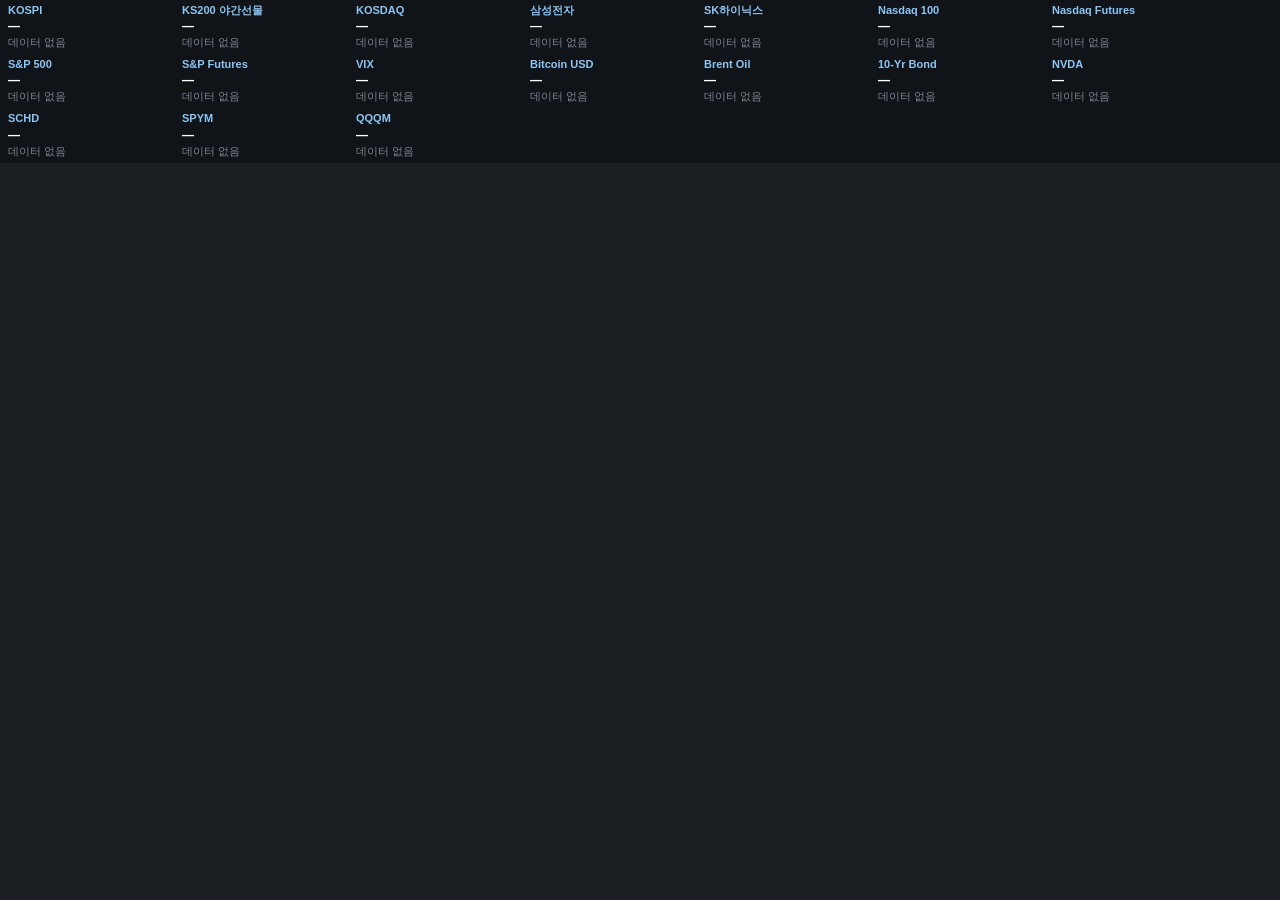
<file: docs/market-ticker.html>
<!DOCTYPE html>
<html lang="ko">
<head>
<meta charset="utf-8">
<meta name="viewport" content="width=device-width, initial-scale=1">
<title>Market Ticker</title>
<style>
  :root {
    --bg: #101418;
    --name: #8ec5f2;
    --text: #ffffff;
    --muted: #7d8590;
    --up: #21b36b;
    --down: #f0575b;
  }
  html, body { margin: 0; background: #1b1f24; font-family: -apple-system, "Segoe UI", Roboto, "Noto Sans KR", sans-serif; }

  .ticker {
    position: relative;
    background: var(--bg);
    padding: 4px 8px 4px;
    overflow-x: auto;
    scrollbar-width: none;
  }
  .ticker::-webkit-scrollbar { display: none; }
  .ticker-track { display: flex; flex-wrap: wrap; gap: 8px; }
  .line-break { flex: 0 0 100%; height: 0; }

  .item { display: grid; grid-template-columns: auto; column-gap: 0px; align-items: end; }
  .item.has-chart { grid-template-columns: 90px 76px; }
  .item .name  { grid-column: 1 / -1; color: var(--name); font-weight: 600; font-size: 11px; line-height: 1.2; white-space: nowrap; }
  .item .price { grid-column: 1; color: var(--text); font-weight: 600; font-size: 12px; margin-top: 2px; font-variant-numeric: tabular-nums; }
  .item .chg   { grid-column: 1; font-size: 11px; margin-top: 2px; font-variant-numeric: tabular-nums; white-space: nowrap; }
  .item.has-chart .chg { max-width: 110px; overflow: hidden; text-overflow: ellipsis; }
  .item .spark { grid-column: 2; grid-row: 2 / span 2; align-self: start; width: 54px; height: 24px; }
  .up   { color: var(--up); }
  .down { color: var(--down); }
  .na   { color: var(--muted); }

  .badge {
    position: absolute; top: 4px; right: 8px;
    font-size: 10px; letter-spacing: .06em; color: #f5c451;
    border: 1px solid #f5c451; border-radius: 3px; padding: 0 4px;
  }
</style>
</head>
<body>

<div class="ticker" id="ticker">
  <div class="ticker-track" id="track"></div>
</div>

<script>
/* =========================================================
 * 설정
 * ========================================================= */
const CONFIG = {
  // "demo"  : 샘플(가짜) 데이터. UI 확인용. 화면에 DEMO 표시가 뜸
  // "eodhd" : EODHD API 직접 호출 (키가 페이지에 노출됨 → 개인 테스트용)
  // "custom": 내 서버/프록시가 주는 JSON 사용 (실서비스 권장)
  // "free"  : 네이버/야후 시세. 야간선물은 apt2.me 시세를 별도 provider로 사용
  provider: "free",
  refreshSeconds: 5,

  eodhd:  { apiKey: "YOUR_API_KEY", interval: "5m" },
  custom: { endpoint: "/api/quotes" },   // GET {endpoint}?symbols=A,B,C
  apt2: { endpoint: "https://apt2.me/apt/get_realtime_indices.jsp" },

  // Yahoo, Naver, apt2 시세용 CORS 프록시.
  // 막히면 worker.js를 Cloudflare Workers에 올리고 그 주소를 아래에 넣으세요.
  // 예) "https://ticker-proxy.내계정.workers.dev"   (빈 문자열이면 직접 호출)
  free: { proxy: "https://ticker-proxy.skykrkrk.workers.dev" },

  // 기본 표시 종목. 순서/종목은 여기서 바꾸면 됨.
  // 각 항목에 chart: true를 설정하면 sparkline을 표시
  //  { name: "KOSPI 200",  symbol: "KS200.INDX", yahoo: "^KS200", naver: "KPI200", demo: 1090 },
  //  { name: "---" },
  items: [
    { name: "KOSPI",          yahoo: "^KS11", naver: "KOSPI", chart: true, demo: 5000 },
    { name: "KS200 야간선물",  code: "EUREX_FBK1", provider: "apt2", chart: true },
    { name: "KOSDAQ",         yahoo: "^KQ11", naver: "KOSDAQ", chart: true, demo: 600 },
    { name: "삼성전자",        yahoo: "005930.KS", chart: true, demo: 600 },
    { name: "SK하이닉스",      yahoo: "000660.KS", chart: true, demo: 600 },
    { name: "Nasdaq 100",     yahoo: "^NDX", chart: true, demo: 27400 },
    { name: "Nasdaq Futures", yahoo: "NQ=F", chart: true, demo: 27400 },
    { name: "S&P 500",        yahoo: "^GSPC", chart: true, demo: 7440 },
    { name: "S&P Futures",    yahoo: "ES=F", chart: true, demo: 7440  },
    { name: "VIX",            yahoo: "^VIX", chart: true, demo: 22.9  },
    { name: "Bitcoin USD",    yahoo: "BTC-USD", chart: true, demo: 67440 },
    { name: "Brent Oil",      yahoo: "BZ=F", chart: true, demo: 80.00 },
    { name: "10-Yr Bond",     yahoo: "^TNX", chart: true, demo: 5.00 },
    { name: "NVDA",           yahoo: "NVDA", chart: true, demo: 200   },
    { name: "SCHD",           yahoo: "SCHD", chart: true, demo: 86.5  },
    { name: "SPYM",           yahoo: "SPYM", chart: true, demo: 86.5  },
    { name: "QQQM",           yahoo: "QQQM", chart: true, demo: 270   },
  ]
};

// apt2 exposes no history here, so the sparkline uses distinct sampled quotes.
const apt2Series = [];

/* =========================================================
 * 데이터 공급자 어댑터
 * 반환 형식: { price, prevClose, series: [number, ...] }
 * ========================================================= */
const providers = {

  async apt2(item) {
    const url = CONFIG.free.proxy
      ? `${CONFIG.free.proxy}?url=${encodeURIComponent(CONFIG.apt2.endpoint)}`
      : CONFIG.apt2.endpoint;
    const res = await fetch(url, { cache: "no-store" });
    if (!res.ok) throw new Error("apt2 " + res.status);
    const rows = await res.json();
    if (!Array.isArray(rows)) throw new Error("apt2 returned an invalid quote list");

    const quote = rows.find(row => row && row.code === item.code);
    const price = Number(quote.current);
    const prevClose = Number(quote.open_val);
    const change = Number(quote.change);
    if (quote.current === null || quote.current === undefined ||
        quote.open_val === null || quote.open_val === undefined ||
        quote.change === null || quote.change === undefined ||
        !Number.isFinite(price) || !Number.isFinite(prevClose) || prevClose <= 0 ||
        !Number.isFinite(change)) {
      throw new Error("apt2 quote has invalid price fields: " + item.code);
    }

    if (apt2Series.length === 0 || apt2Series[apt2Series.length - 1] !== price) {
      apt2Series.push(price);
      if (apt2Series.length > 80) apt2Series.shift();
    }
    return { price, prevClose, change, series: apt2Series.slice() };
  },

  // 가짜 데이터 (랜덤워크)
  async demo(item) {
    const n = 60, prev = item.demo;
    let v = prev, series = [];
    for (let i = 0; i < n; i++) {
      v += (Math.random() - 0.5) * prev * 0.0015;
      series.push(v);
    }
    return { price: v, prevClose: prev, series };
  },

  // EODHD (실시간은 15~20분 지연일 수 있음)
  async eodhd(item) {
    const { apiKey, interval } = CONFIG.eodhd;
    const rtUrl = `https://eodhd.com/api/real-time/${item.symbol}?api_token=${apiKey}&fmt=json`;
    const rt = await (await fetch(rtUrl)).json();

    let series = [];
    try {
      const inUrl = `https://eodhd.com/api/intraday/${item.symbol}?interval=${interval}&api_token=${apiKey}&fmt=json`;
      const rows = await (await fetch(inUrl)).json();
      series = rows.slice(-80).map(r => r.close).filter(Number.isFinite);
    } catch (e) { /* 스파크라인 없이 표시 */ }

    return { price: rt.close, prevClose: rt.previousClose, series };
  },

  // 키 없는 공개 엔드포인트 (비공식: 약관상 안전하지 않고 예고 없이 바뀔 수 있음)
  //  - KOSPI 200 현재가: 네이버 polling API (지수 코드 KPI200)
  //  - 나스닥100/S&P500, 스파크라인: 야후 chart API
  async free(item) {
    const viaProxy = url => CONFIG.free.proxy
      ? `${CONFIG.free.proxy}?url=${encodeURIComponent(url)}`
      : url;

    const yahooChart = async sym => {
      const url = `https://query1.finance.yahoo.com/v8/finance/chart/${encodeURIComponent(sym)}?range=1d&interval=5m`;
      const res = await fetch(viaProxy(url));
      if (!res.ok) throw new Error("yahoo " + res.status);
      const r = (await res.json()).chart.result[0];
      const series = (r.indicators.quote[0].close || []).filter(Number.isFinite);
      return {
        price: r.meta.regularMarketPrice,
        prevClose: r.meta.chartPreviousClose ?? r.meta.previousClose,
        series
      };
    };

    const naverIndex = async code => {
      const url = `https://polling.finance.naver.com/api/realtime?query=SERVICE_INDEX:${code}`;
      const res = await fetch(viaProxy(url));
      if (!res.ok) throw new Error("naver " + res.status);
      const d = (await res.json()).result.areas[0].datas[0];
      const price = d.nv / 100;                 // 값은 100배 정수로 옴
      const mag = Math.abs(d.cv) / 100;
      const down = d.rf !== undefined ? Number(d.rf) >= 4 : d.cv < 0;  // rf 4,5 = 하락 (미검증)
      return { price, prevClose: price + (down ? mag : -mag), series: [] };
    };

    if (item.naver) {
      const q = await naverIndex(item.naver);
      try { q.series = (await yahooChart(item.yahoo)).series; } catch (e) { /* 스파크라인 없이 표시 */ }
      return q;
    }
    return yahooChart(item.yahoo);
  },

  // 내 서버: [{symbol, price, prevClose, series}, ...] 를 JSON으로 반환
  async custom(item, all) {
    if (!all.cache) {
      const syms = CONFIG.items.map(i => i.symbol).join(",");
      const res = await fetch(`${CONFIG.custom.endpoint}?symbols=${encodeURIComponent(syms)}`);
      const data = await res.json();
      all.cache = Array.isArray(data) ? Object.fromEntries(data.map(d => [d.symbol, d])) : data;
    }
    const q = all.cache[item.symbol];
    if (!q) throw new Error("no data for " + item.symbol);
    return q;
  }
};

/* =========================================================
 * 렌더링
 * ========================================================= */
const fmt = (n, d = 2) => n.toLocaleString("en-US", { minimumFractionDigits: d, maximumFractionDigits: d });
const sign = n => (n > 0 ? "+" : n < 0 ? "-" : "");

function sparkline(series, prev, up, id) {
  const W = 56, H = 24, pad = 2;
  if (!series || series.length < 2) return "";
  const lo = Math.min(...series, prev), hi = Math.max(...series, prev);
  const span = hi - lo || 1;
  const x = i => (i / (series.length - 1)) * W;
  const y = v => pad + (1 - (v - lo) / span) * (H - pad * 2);
  const pts = series.map((v, i) => `${x(i).toFixed(1)},${y(v).toFixed(1)}`);
  const color = up ? "var(--up)" : "var(--down)";
  const py = y(prev).toFixed(1);
  return `
  <svg class="spark" viewBox="0 0 ${W} ${H}" preserveAspectRatio="none" aria-hidden="true">
    <defs>
      <linearGradient id="g${id}" x1="0" y1="0" x2="0" y2="1">
        <stop offset="0" stop-color="${color}" stop-opacity=".45"/>
        <stop offset="1" stop-color="${color}" stop-opacity="0"/>
      </linearGradient>
    </defs>
    <path d="M${pts.join(" L")} L${W},${H} L0,${H} Z" fill="url(#g${id})"/>
    <line x1="0" y1="${py}" x2="${W}" y2="${py}" stroke="#7d8590" stroke-width="1" stroke-dasharray="1.5 2.5" opacity=".7"/>
    <polyline points="${pts.join(" ")}" fill="none" stroke="${color}" stroke-width="1.4" stroke-linejoin="round" vector-effect="non-scaling-stroke"/>
  </svg>`;
}

function renderItem(item, q, idx) {
  if (item.name === "---") return '<div class="line-break" aria-hidden="true"></div>';
  const itemClass = item.chart ? "item has-chart" : "item";
  if (!q) {
    return `<div class="${itemClass}"><div class="name">${item.name}</div><div class="price na">—</div><div class="chg na">데이터 없음</div></div>`;
  }
  const change = Number.isFinite(q.change) ? q.change : q.price - q.prevClose;
  const pct = q.prevClose ? (change / q.prevClose) * 100 : 0;
  const cls = change >= 0 ? "up" : "down";
  return `
  <div class="${itemClass}">
    <div class="name">${item.name}</div>
    <div class="price">${fmt(q.price, item.yahoo?.endsWith(".KS") ? 0 : 2)}</div>
    <div class="chg ${cls}">${sign(change)}${fmt(Math.abs(change), item.yahoo?.endsWith(".KS") ? 0 : 2)} ${sign(pct)}${fmt(Math.abs(pct))}%</div>
    ${item.chart ? sparkline(q.series, q.prevClose, change >= 0, idx) : ""}
  </div>`;
}

async function refresh() {
  const all = {};  // custom 어댑터용 1회 호출 캐시
  const fetcher = providers[CONFIG.provider];
  const results = await Promise.allSettled(CONFIG.items.map(it =>
    it.name === "---" ? Promise.resolve(null) : (it.provider ? providers[it.provider] : fetcher)(it, all)
  ));
  document.getElementById("track").innerHTML = CONFIG.items
    .map((it, i) => renderItem(it, results[i].status === "fulfilled" ? results[i].value : null, i))
    .join("");
  results.forEach((r, i) => r.status === "rejected" && console.warn(CONFIG.items[i].symbol || CONFIG.items[i].name, r.reason));
}

if (CONFIG.provider === "demo") {
  const b = document.createElement("div");
  b.className = "badge"; b.textContent = "DEMO DATA";
  document.getElementById("ticker").appendChild(b);
}
refresh();
setInterval(refresh, CONFIG.refreshSeconds * 1000);
</script>
</body>
</html>
</file>
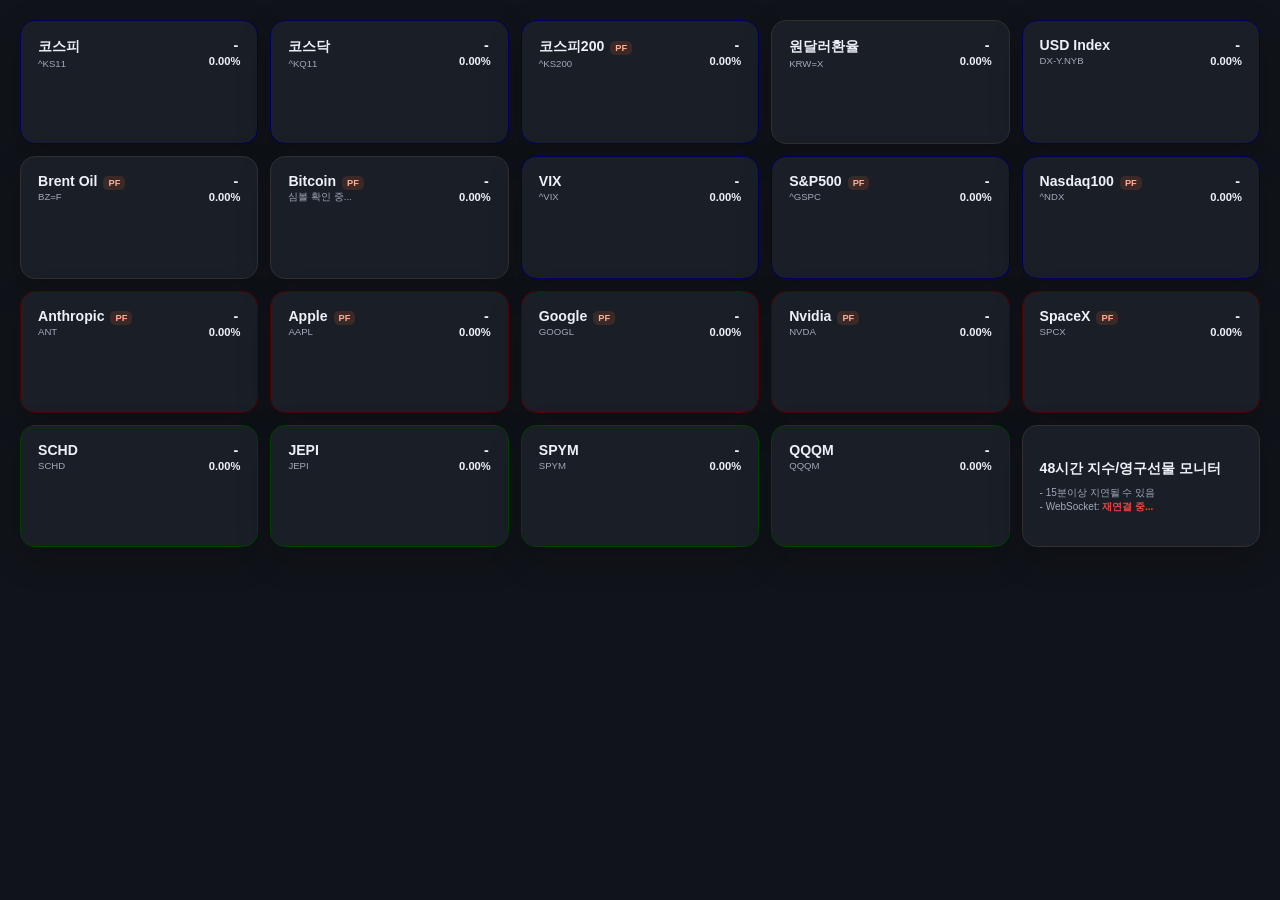
<file: site/market.html>
<!DOCTYPE html>
<html lang="ko">
<head>
  <meta charset="UTF-8" />
  <meta name="viewport" content="width=device-width, initial-scale=1.0" />
  <title>48시간 지수/영구선물 모니터</title>
  <style>
    :root {
      --bg: #101319;
      --card: #191e27;
      --text: #edf0f5;
      --muted: #a1aaba;
      --up: #80c6a2;
      --down: #f0575b;
      --border: #2a313d;
      --shadow: 0 12px 35px rgba(0, 0, 0, .18);
    }
    * { box-sizing: border-box; margin: 0; padding: 0; }
    body {
      background: var(--bg);
      color: var(--text);
      font-family: "DM Sans", "Noto Sans KR", sans-serif;
      font-size: 12px;
      -webkit-font-smoothing: antialiased;
    }
    .status { font-size: 8.5px; color: var(--muted); }
    .status span { color: var(--up); font-weight: 600; }
    .grid {
      display: grid;
      grid-template-columns: repeat(auto-fill, minmax(210px, 1fr));
      gap: 12px;
      max-width: 1400px;
      margin: 0 auto;
      padding: 20px;
    }
    .card {
      background: var(--card);
      border: 1px solid var(--border);
      border-radius: 15px;
      padding: 16px 17px;
      display: flex;
      flex-direction: column;
      gap: 8px;
      box-shadow: var(--shadow);
    }
    .status-card { justify-content: center; min-height: 110px; }
    .status-card .status { font-size: 10px; }
    .card[data-category="index"] { border-color: #000060; }
    .card[data-category="stock"] { border-color: #500000; }
    .card[data-category="etf"] { border-color: #004000; }
    .card[data-category="etc"] { border-color: #303030; }
    .card-top {
      display: flex;
      justify-content: space-between;
      align-items: flex-start;
    }
    .name { font-weight: 600; font-size: 0.88rem; }
    .badge {
      font-size: 0.58rem;
      padding: 2px 5px;
      border-radius: 5px;
      background: #3a2927;
      color: #ffad91;
      margin-left: 6px;
    }
    .symbol { font-size: 0.60rem; color: var(--muted); margin-top: 2px; }
    .price-box { text-align: right; }
    .price { display: inline-block; padding: 0 2px; border-radius: 3px; font-size: 0.90rem; font-weight: 700; font-variant-numeric: tabular-nums; }
    @keyframes price-flash-up {
      from { background-color: rgba(30, 255, 30, .4); }
      to { background-color: transparent; }
    }
    @keyframes price-flash-down {
      from { background-color: rgba(255, 30, 30, .4); }
      to { background-color: transparent; }
    }
    .price-flash-up { animation: price-flash-up 3000ms ease-out; }
    .price-flash-down { animation: price-flash-down 3000ms ease-out; }
    .change { font-size: 0.70rem; font-weight: 600; margin-top: 2px; }
    .up { color: var(--up); }
    .down { color: var(--down); }
    svg.sparkline {
      width: 100%;
      height: 50px;
      overflow: visible;
    }
    @media (max-width: 760px) {
      .grid { gap: 10px; padding: 16px 12px; }
    }
  </style>
</head>
<body>
  <div class="grid" id="dashboard"></div>

  <script>
    const HL_INFO_URL = "https://api.hyperliquid.xyz/info";
    const HL_WS_URL = "wss://api.hyperliquid.xyz/ws";

    // Yahoo 시세와 Hyperliquid 장외 시세를 자산별로 연결
    const ASSETS = [
      { id: "KOSPI",    name: "코스피",     category: "index", yfSymbol: "^KS11" },
      { id: "KOSDAQ",   name: "코스닥",     category: "index", yfSymbol: "^KQ11" },
      { id: "KOSPI200", name: "코스피200",  category: "index", yfSymbol: "^KS200", hlSymbol: "xyz:KR200", yfSparkline: true },
      { id: "USDKRW",   name: "원달러환율",  category: "etc",  yfSymbol: "KRW=X" },
      { id: "DXY",      name: "USD Index", category: "index", yfSymbol: "DX-Y.NYB" },
      { id: "BRENT",    name: "Brent Oil", category: "etc",   yfSymbol: "BZ=F", hlSymbol: "xyz:BRENTOIL", yfSparkline: true },
      { id: "BTC",      name: "Bitcoin",   category: "etc",   hlSymbol: "BTC" },
      { id: "VIX",      name: "VIX",       category: "index", yfSymbol: "^VIX" },
      { id: "SP500",    name: "S&P500",    category: "index", yfSymbol: "^GSPC", hlSymbol: "xyz:SP500", yfSparkline: true },
      { id: "NASDAQ",   name: "Nasdaq100", category: "index", yfSymbol: "^NDX", hlSymbol: "xyz:XYZ100", yfSparkline: true },
      { id: "ANT",      name: "Anthropic", category: "stock", yfSymbol: "ANT", hlSymbol: "xyz:ANT", yfSparkline: true },
      { id: "AAPL",     name: "Apple",     category: "stock", yfSymbol: "AAPL", hlSymbol: "xyz:AAPL", yfSparkline: true },
      { id: "GOOGL",    name: "Google",    category: "stock", yfSymbol: "GOOGL", hlSymbol: "xyz:GOOGL", yfSparkline: true },
      { id: "NVDA",     name: "Nvidia",    category: "stock", yfSymbol: "NVDA", hlSymbol: "xyz:NVDA", yfSparkline: true },
      { id: "SPCX",     name: "SpaceX",    category: "stock", yfSymbol: "SPCX", hlSymbol: "xyz:SPCX", yfSparkline: true },
      { id: "SCHD",     name: "SCHD",      category: "etf",   yfSymbol: "SCHD" },
      { id: "JEPI",     name: "JEPI",      category: "etf",  yfSymbol: "JEPI" },
      { id: "SPYM",     name: "SPYM",      category: "etf",  yfSymbol: "SPYM" },
      { id: "QQQM",     name: "QQQM",      category: "etf",  yfSymbol: "QQQM" },
    ];

    const state = {}; // id -> { yahoo?: quote data, hl?: chart data }

    // 1. 초기 카드 UI 렌더링
    function initCards() {
      const container = document.getElementById("dashboard");
      container.innerHTML = ASSETS.map(asset => `
        <div class="card" id="card-${asset.id}" data-category="${asset.category}">
          <div class="card-top">
            <div>
              <div class="name">${asset.name}${asset.hlSymbol ? `<span class="badge" id="badge-${asset.id}">PF</span>` : ""}</div>
              <div class="symbol" id="sym-${asset.id}">심볼 확인 중...</div>
            </div>
            <div class="price-box">
              <div class="price" id="price-${asset.id}">-</div>
              <div class="change" id="chg-${asset.id}">0.00%</div>
            </div>
          </div>
          <svg class="sparkline" id="svg-${asset.id}" viewBox="0 0 240 54" preserveAspectRatio="none"></svg>
        </div>
      `).join("") + `
        <div class="card status-card" data-category="etc">
          <div class="name">48시간 지수/영구선물 모니터</div>
          <div class="status"> - 15분이상 지연될 수 있음<br> - WebSocket: <span id="ws-status">연결 중...</span></div>
        </div>
      `;
    }

    // 2. SVG Sparkline 그리기
    function renderCard(id) {
      const asset = ASSETS.find(candidate => candidate.id === id);
      const item = state[id];
      if (!asset || !item) return;
      const priceEl = document.getElementById(`price-${id}`);
      const chgEl = document.getElementById(`chg-${id}`);
      const svg = document.getElementById(`svg-${id}`);
      if (!priceEl || !chgEl || !svg) return;

      const yahoo = item.yahoo;
      const hl = item.hl;
      const yahooPoints = Array.isArray(yahoo?.points) ? yahoo.points : [];
      const hlPoints = Array.isArray(hl?.points) ? hl.points : [];
      const marketClosed = yahoo?.marketOpen === false;
      const useHlSparkline = Boolean(asset.hlSymbol && (!asset.yfSymbol || marketClosed));
      const useyfSparkline = Boolean(asset.yfSymbol
        && (!asset.hlSymbol || (asset.yfSparkline && !marketClosed)));
      const showSparkline = useHlSparkline || useyfSparkline;
      const chartPoints = useHlSparkline ? hlPoints : yahooPoints;
      const chartTimestamps = useHlSparkline ? hl?.timestamps : yahoo?.timestamps;
      const yahooLast = Number.isFinite(yahoo?.currentPrice) && yahoo.currentPrice > 0
        ? yahoo.currentPrice
        : yahooPoints[yahooPoints.length - 1];
      const hlLast = Number.isFinite(hl?.currentPrice) && hl.currentPrice > 0
        ? hl.currentPrice
        : hlPoints[hlPoints.length - 1];
      const hasHlPrice = Number.isFinite(hlLast) && hlLast > 0;
      const useYahooPrice = Boolean(asset.yfSymbol && yahoo
        && (!asset.hlSymbol || !marketClosed || !hasHlPrice));
      const currentPrice = useYahooPrice ? yahooLast : hlLast;
      const referencePrice = useYahooPrice
        ? yahoo.referencePrice > 0 ? yahoo.referencePrice : hl?.referencePrice
        : asset.yfSymbol && yahoo?.referencePrice > 0
          ? yahoo.referencePrice
          : hl?.referencePrice;
      const change = useYahooPrice && Number.isFinite(yahoo.change)
        ? yahoo.change
        : Number.isFinite(referencePrice)
          ? currentPrice - referencePrice
          : 0;
      const pct = useYahooPrice && Number.isFinite(yahoo.changePercent)
        ? yahoo.changePercent
        : referencePrice > 0
          ? ((currentPrice - referencePrice) / referencePrice) * 100
          : 0;
      const isUp = pct >= 0;
      const color = isUp ? "#22c55e" : "#ef4444";
      const badgeEl = document.getElementById(`badge-${id}`);
      const symbolEl = document.getElementById(`sym-${id}`);
      if (badgeEl) badgeEl.style.display = useHlSparkline ? "" : "none";
      const formattedreferencePrice = referencePrice.toLocaleString("en-US", {
        minimumFractionDigits: 2,
        maximumFractionDigits: 2
      });
      //if (symbolEl) symbolEl.textContent = useYahooPrice ? asset.yfSymbol : asset.hlSymbol || asset.yfSymbol;
      if (symbolEl) symbolEl.textContent = formattedreferencePrice;
      svg.style.display = showSparkline ? "" : "none";
      if (!showSparkline) svg.innerHTML = "";

      if (!Number.isFinite(currentPrice) || currentPrice <= 0) return;
      const previousText = priceEl.textContent;
      const formattedPrice = currentPrice.toLocaleString("en-US", {
        minimumFractionDigits: 2,
        maximumFractionDigits: 2
      });
      if (previousText !== "-" && previousText !== formattedPrice) {
        const previousPrice = Number(previousText.replace(/,/g, ""));
        priceEl.classList.remove("price-flash-up", "price-flash-down");
        void priceEl.offsetWidth;
        priceEl.classList.add(currentPrice > previousPrice ? "price-flash-up" : "price-flash-down");
      }
      priceEl.textContent = formattedPrice;

      const changeDecimals = 2;
      chgEl.textContent = `${change >= 0 ? "+" : ""}${change.toFixed(changeDecimals)} ${isUp ? "+" : ""}${pct.toFixed(2)}%`;
      chgEl.className = `change ${isUp ? "up" : "down"}`;

      if (!showSparkline || chartPoints.length < 2) return;

      const referenceLinePrice = asset.yfSymbol && yahoo?.referencePrice > 0
        ? yahoo.referencePrice
        : hl?.referencePrice;
      const hasReferencePrice = Number.isFinite(referenceLinePrice) && referenceLinePrice > 0;
      const scalePoints = hasReferencePrice ? [...chartPoints, referenceLinePrice] : chartPoints;
      const min = Math.min(...scalePoints);
      const max = Math.max(...scalePoints);
      const range = max - min || 1;
      const w = 240;
      const h = 54;
      const pad = 4;
      const referenceY = hasReferencePrice
        ? h - pad - ((referenceLinePrice - min) / range) * (h - pad * 2)
        : null;

      const coords = chartPoints.map((val, idx) => {
        const x = (idx / (chartPoints.length - 1)) * w;
        const y = h - pad - ((val - min) / range) * (h - pad * 2);
        return `${x.toFixed(1)},${y.toFixed(1)}`;
      });

      let marketSessionBackground = "";
      const canHighlightBaseSession = yahoo
        && Number.isFinite(yahoo.regularStart)
        && Number.isFinite(yahoo.regularEnd)
        && Number.isFinite(yahoo.sessionEnd)
        && Array.isArray(chartTimestamps)
        && chartTimestamps.length === chartPoints.length;
      if (canHighlightBaseSession) {
        const timestampToX = timestamp => {
          const nextIndex = chartTimestamps.findIndex(value => value >= timestamp);
          if (nextIndex < 0) return w;
          if (nextIndex === 0) return 0;

          const previousTimestamp = chartTimestamps[nextIndex - 1];
          const nextTimestamp = chartTimestamps[nextIndex];
          const ratio = nextTimestamp > previousTimestamp
            ? (timestamp - previousTimestamp) / (nextTimestamp - previousTimestamp)
            : 0;
          return ((nextIndex - 1 + ratio) / (chartPoints.length - 1)) * w;
        };
        const startX = timestampToX(yahoo.regularStart);
        const endX = timestampToX(Math.min(yahoo.regularEnd, yahoo.sessionEnd));
        if (endX > startX) {
          marketSessionBackground = `<rect x="${startX.toFixed(1)}" y="0" width="${(endX - startX).toFixed(1)}" height="${h}" fill="#fff" fill-opacity="0.08" />`;
        }
      }

      svg.innerHTML = `
        ${marketSessionBackground}
        ${referenceY === null ? "" : `<line x1="0" y1="${referenceY.toFixed(1)}" x2="${w}" y2="${referenceY.toFixed(1)}" stroke="#94a3b8" stroke-width="1" stroke-dasharray="4 4" />`}
        <polyline fill="none" stroke="${color}" stroke-width="2" stroke-linecap="round" stroke-linejoin="round" points="${coords.join(" ")}" />
      `;
    }

    // 3. Hyperliquid POST 요청 헬퍼
    async function postHL(payload) {
      const res = await fetch(HL_INFO_URL, {
        method: "POST",
        headers: { "Content-Type": "application/json" },
        body: JSON.stringify(payload)
      });
      return res.json();
    }

    // 4. Hyperliquid 캔들(15m) 로드
    async function loadHyperliquidCandlesForAsset(asset) {
      if (!asset.hlSymbol) return;
      const now = Date.now();
      const item = state[asset.id] || (state[asset.id] = {});
      const yahoo = item.yahoo;
      const baseMarketClosed = asset.yfSymbol && yahoo?.marketOpen === false;
      const startTime = now - 48 * 60 * 60 * 1000;
      const candleStartTime = startTime - 15 * 60 * 1000;

      try {
        const candles = await postHL({
          type: "candleSnapshot",
          req: {
            coin: asset.hlSymbol,
            interval: "15m",
            startTime: candleStartTime,
            endTime: now
          }
        });
        if (Array.isArray(candles) && candles.length > 0) {
          const previousCandle = candles
            .filter(c => Number(c.t) < startTime)
            .slice(-1)[0];
          const chartCandles = candles.filter(c => Number(c.t) >= startTime);
          const closes = chartCandles.map(c => parseFloat(c.c));
          const timestamps = chartCandles.map(c => Number(c.t));
          const referencePrice = baseMarketClosed
            && yahoo.referencePrice > 0
            ? yahoo.referencePrice
            : previousCandle
              ? parseFloat(previousCandle.c)
              : null;
          item.hl = {
            points: closes,
            timestamps,
            currentPrice: closes[closes.length - 1] ?? null,
            referencePrice: Number.isFinite(referencePrice) ? referencePrice : null
          };
          renderCard(asset.id);
        } else {
          console.warn(`${asset.name} 캔들 데이터 없음`);
        }
      } catch (err) {
        console.error(`${asset.name} 캔들 로드 오류:`, err);
      }
    }

    async function loadHyperliquidCandles() {
      const hlAssets = ASSETS.filter(asset => asset.hlSymbol);
      await Promise.all(hlAssets.map(loadHyperliquidCandlesForAsset));
    }

    // 5. Hyperliquid WebSocket 실시간 스트리밍 (allMids)
    function connectHyperliquidWS() {
      const wsStatus = document.getElementById("ws-status");
      const ws = new WebSocket(HL_WS_URL);

      const hlAssets = ASSETS.filter(asset => asset.hlSymbol);
      const dexSet = new Set([""]);
      hlAssets.forEach(a => {
        if (a.hlSymbol.includes(":")) {
          dexSet.add(a.hlSymbol.split(":")[0]);
        }
      });

      ws.onopen = () => {
        wsStatus.textContent = "실시간 수신 중";
        wsStatus.style.color = "#22c55e";

        dexSet.forEach(dex => {
          const sub = { type: "allMids" };
          if (dex) sub.dex = dex;
          ws.send(JSON.stringify({ method: "subscribe", subscription: sub }));
        });
      };

      ws.onmessage = (event) => {
        const msg = JSON.parse(event.data);
        if (msg.channel === "allMids" && msg.data?.mids) {
          const mids = msg.data.mids;
          hlAssets.forEach(asset => {
            const sym = asset.hlSymbol;
            const rawKey = sym.includes(":") ? sym.split(":")[1] : sym;
            const midStr = mids[sym] ?? mids[rawKey];

            if (midStr !== undefined) {
              const newPrice = parseFloat(midStr);
              if (!Number.isFinite(newPrice)) return;
              const item = state[asset.id] || (state[asset.id] = {});
              const hl = item.hl || (item.hl = { points: [], timestamps: [], referencePrice: null });
              if (hl.points.length) {
                hl.points[hl.points.length - 1] = newPrice;
              } else {
                hl.points.push(newPrice);
              }
              hl.currentPrice = newPrice;
              renderCard(asset.id);
            }
          });
        }
      };

      ws.onclose = () => {
        wsStatus.textContent = "재연결 중...";
        wsStatus.style.color = "#ef4444";
        setTimeout(connectHyperliquidWS, 3000);
      };
    }

    // 6. 야후 시세 48시간 차트 데이터 및 주기적 폴링
    async function loadYahooIndex(asset) {
      const symbolEl = document.getElementById(`sym-${asset.id}`);
      if (symbolEl) symbolEl.textContent = asset.yfSymbol;
      const targetUrl = `https://query2.finance.yahoo.com/v8/finance/chart/${encodeURIComponent(asset.yfSymbol)}?interval=15m&range=2d&includePrePost=true`;
      const proxyUrl = `https://ticker-proxy.skykrkrk.workers.dev/?url=${encodeURIComponent(targetUrl)}`;
      

      try {
        const res = await fetch(proxyUrl);
        const json = await res.json();
        const result = json?.chart?.result?.[0];
        const quoteCloses = result?.indicators?.quote?.[0]?.close || [];
        const quoteTimestamps = result?.timestamp || [];
        const chartData = quoteCloses
          .map((close, index) => ({ close, timestamp: quoteTimestamps[index] }))
          .filter(point => point.close !== null);
        const closes = chartData.map(point => point.close);

        if (closes && closes.length > 1) {
          const item = state[asset.id] || (state[asset.id] = {});
          const previousYahoo = item.yahoo;
          const regularPeriod = result.meta?.currentTradingPeriod?.regular;
          const regularStart = Number(regularPeriod?.start) * 1000;
          const regularEnd = Number(regularPeriod?.end) * 1000;
          const now = result.meta?.regularMarketTime ? Number(result.meta.regularMarketTime) * 1000 : Date.now();
          const marketOpen = Number.isFinite(regularStart) && Number.isFinite(regularEnd)
            ? now >= regularStart && now < regularEnd
            : null;
          const sessionTimestamps = chartData
            .map(point => Number(point.timestamp) * 1000)
            .filter(Number.isFinite);
          const sessionEnd = sessionTimestamps[sessionTimestamps.length - 1];
          const useRegularMarketPrice = ((asset.hlSymbol && marketOpen === false) || ((!asset.hlSymbol) && Boolean(result.meta?.hasPrePostMarketData) && marketOpen === false))
          const closingPrice = Number(result.meta?.fulldayPrice) - Number(result.meta?.fulldayChange);
          // 기준가격:
          //   장중이면, previousClose.
          //   장종료면,
          //     hl 데이터가 없으면
          //       장외가가 있으면 종가(regularMarketPrice), 없으면 previousClose(yf 데이터는 previousClose값이 오류인 경우가 있음. fulldayPrice와 fulldayChange를 이용하여 계산).
          //     hl 데이터가 있으면 yf regularMarketPrice.
          //const referencePrice = useRegularMarketPrice ? Number(result.meta?.regularMarketPrice ?? result.meta?.previousClose) : Number(result.meta?.previousClose)
          const referencePrice = useRegularMarketPrice ? Number(result.meta?.regularMarketPrice) : closingPrice;
          const currentPrice = Number(result.meta?.fulldayPrice);
          const change = useRegularMarketPrice ? currentPrice - referencePrice : Number(result.meta?.fulldayChange);
          const changePercent = useRegularMarketPrice ? (change * 100 / referencePrice) : Number(result.meta?.fulldayChangePercent);
          item.yahoo = {
            points: closes,
            timestamps: chartData.map(point => Number(point.timestamp) * 1000),
            marketOpen,
            sessionEnd,
            regularStart,
            regularEnd,
            currentPrice: Number.isFinite(currentPrice) && currentPrice > 0 ? currentPrice : null,
            referencePrice: Number.isFinite(referencePrice) ? referencePrice : null,
            change: Number.isFinite(change) ? change : null,
            changePercent: Number.isFinite(changePercent) ? changePercent : null
          };
          renderCard(asset.id);
          if (asset.hlSymbol && item.hl) {
            if (previousYahoo?.marketOpen !== marketOpen
              || (marketOpen === false && previousYahoo?.sessionEnd !== sessionEnd)) {
              loadHyperliquidCandlesForAsset(asset);
            }
          }
        }
      } catch (e) {
        console.warn(`${asset.name} 조회 실패:`, e);
      }
    }

    async function initYahooPolling() {
      const yahooAssets = ASSETS.filter(asset => asset.yfSymbol);
      await Promise.all(yahooAssets.map(loadYahooIndex));
      setInterval(() => {
        yahooAssets.forEach(loadYahooIndex);
      }, 15000); // 15초마다 갱신
    }

    // 앱 시작
    (async function bootstrap() {
      initCards();
      await initYahooPolling();
      await loadHyperliquidCandles();
      connectHyperliquidWS();
    })();
  </script>
</body>
</html>
</file>
<file: docs/css/style.css>
:root{--bg:#101319;--paper:#191e27;--ink:#edf0f5;--muted:#a1aaba;--line:#2a313d;--orange:#ff895f;--orange-dark:#ff9a76;--pale:#3a2927;--green:#80c6a2;--shadow:0 12px 35px rgba(0,0,0,.18)}
*{box-sizing:border-box}html{scroll-behavior:smooth}body{margin:0;background:var(--bg);color:var(--ink);font-family:'DM Sans','Noto Sans KR',sans-serif;font-size:14px;-webkit-font-smoothing:antialiased}button,input,select{font:inherit}.topbar{height:72px;display:flex;align-items:center;justify-content:space-between;padding:0 max(calc((100% - 1400px)/2 + 24px),24px);border-bottom:1px solid #eee9df;background:rgba(255,254,250,.85)}.logo{display:flex;align-items:center;gap:11px;color:var(--ink);text-decoration:none;font-size:14px;font-weight:800}.logo-icon{display:grid;place-items:center;width:36px;height:36px;border-radius:12px;background:var(--orange);color:white;font-size:16px}.logo small{display:block;margin-top:2px;color:#a19a8b;font-size:8px;letter-spacing:1.3px}.top-info{font-size:11px;color:var(--muted)}.live-dot{display:inline-block;width:7px;height:7px;border-radius:50%;background:#5db58a;margin-right:7px}.container{max-width:1400px;margin:auto;padding:35px 24px 30px}.hero{position:relative;overflow:hidden;display:flex;align-items:center;min-height:253px;padding:38px 48px;background:#f3e7d4;border:1px solid #eadbc3;border-radius:21px;margin-bottom:16px}.eyebrow{margin:0 0 10px;color:var(--orange);font-weight:800;font-size:10px;letter-spacing:1.6px}.hero h1{font-size:36px;line-height:1.32;letter-spacing:-1.6px;margin:0}.hero h1 span{color:var(--orange)}.hero-desc{max-width:510px;margin:14px 0 0;color:#716a5d;font-size:13px;line-height:1.8}.hero-mark{position:absolute;right:80px;bottom:0;display:flex;align-items:flex-end;gap:10px;height:150px;opacity:.72}.hero-mark span{align-self:center;margin-right:12px;color:#d29460;font-size:43px;font-weight:800}.hero-mark i{display:block;width:19px;border-radius:10px 10px 0 0;background:#dd9a68}.hero-mark i:nth-of-type(1){height:40px}.hero-mark i:nth-of-type(2){height:72px;background:#d17f54}.hero-mark i:nth-of-type(3){height:55px;background:#e0ae79}.hero-mark i:nth-of-type(4){height:105px;background:#ca764a}.hero-mark i:nth-of-type(5){height:83px;background:#dfa16b}.stats-grid{display:grid;grid-template-columns:repeat(4,1fr);gap:13px;margin-bottom:16px}.stat-card,.panel{background:var(--paper);border:1px solid var(--line);border-radius:16px;box-shadow:var(--shadow)}.stat-card{padding:19px 21px}.stat-card>span{display:block;color:var(--muted);font-size:11px}.stat-card strong{display:block;font-size:26px;letter-spacing:-.7px;margin:8px 0 4px}.stat-card small{font-size:10px;color:#a39d91}.date-stat{font-size:17px!important}.panel{padding:25px 27px;margin-bottom:16px}.section-heading{display:flex;justify-content:space-between;align-items:flex-start;gap:15px;margin-bottom:20px}.section-heading h2{font-size:19px;letter-spacing:-.5px;margin:0}.section-subtitle{font-size:11px;color:var(--muted);margin:6px 0 0}.tag{padding:7px 10px;border-radius:7px;background:#f2f5e9;color:#6c8052;font-size:10px;font-weight:700}.calculator-grid{display:grid;grid-template-columns:1fr 1fr;gap:14px}.field label{display:block;color:#777164;font-size:11px;margin-bottom:7px}.field select,.filters select,.searchbox,.input-suffix{width:100%;height:43px;padding:0 12px;border:1px solid var(--line);border-radius:9px;background:#fffefa;color:var(--ink);outline:none}.field select,.filters select{cursor:pointer}.input-suffix{display:flex;align-items:center;gap:8px}.input-suffix input{width:100%;border:0;outline:0;background:transparent;color:var(--ink)}.input-suffix span{color:#aaa393;font-size:11px}.field select:focus,.filters select:focus,.searchbox:focus-within,.input-suffix:focus-within{border-color:#d99174}.calc-results{display:grid;grid-template-columns:repeat(4,1fr);margin-top:16px;padding:17px 8px;background:#faf6ee;border-radius:11px}.calc-results div{text-align:center;border-right:1px solid #eee8dc}.calc-results div:last-child{border:0}.calc-results span{display:block;font-size:10px;color:var(--muted)}.calc-results strong{display:block;margin-top:7px;font-size:17px;letter-spacing:-.4px}.accent{color:var(--orange)}.disclaimer{font-size:10px;color:#a39d91;line-height:1.7;margin:12px 0 0}.button{border:0;border-radius:9px;padding:10px 13px;font-size:11px;font-weight:700;cursor:pointer}.secondary{background:var(--pale);color:var(--orange-dark)}.secondary:hover{background:#ffe2d4}.filters{display:grid;grid-template-columns:2fr 1fr 1fr 1fr 1.25fr;gap:9px;margin-bottom:15px}.searchbox{display:flex;align-items:center;gap:8px}.searchbox span{font-size:20px;color:#aaa393;line-height:1}.searchbox input{min-width:0;width:100%;border:0;outline:0;background:transparent;font-size:11px;color:var(--ink)}input::placeholder{color:#aaa393}.filters select{font-size:11px;padding-right:24px}.table-wrap{overflow:auto;border:1px solid var(--line);border-radius:10px}table{width:100%;border-collapse:collapse;white-space:nowrap;font-size:11px}th{padding:12px 13px;background:#faf7f0;color:#827b6f;text-align:right;font-weight:600;border-bottom:1px solid var(--line)}td{padding:13px;border-bottom:1px solid #f2eee6;text-align:right}tr:last-child td{border-bottom:0}th:first-child,td:first-child{text-align:left}.fund-row{cursor:pointer}.fund-row:hover{background:#fffaf4}.fund-name{font-weight:700}.fund-code{display:block;margin-top:4px;color:#a39d91;font-size:10px}.yield-value{color:var(--orange-dark);font-weight:800}.type-badge,.timing-badge{display:inline-block;padding:5px 7px;border-radius:5px;background:#f3f0e9;color:#817967;font-size:9px}.timing-badge{background:#edf4f0;color:#54806a}.empty{text-align:center!important;color:var(--muted);padding:28px}.table-footer{display:flex;justify-content:space-between;margin-top:11px;color:#a19b8f;font-size:10px}.empty-state{padding:30px 10px 18px;text-align:center;color:var(--muted)}.empty-state[hidden]{display:none}.empty-state>span{display:block;font-size:27px;color:#c8bda9}.empty-state strong{display:block;margin:8px 0;color:#655e51;font-size:13px}.empty-state p{margin:0;font-size:11px}.extras{padding:3px 23px}.accordion{width:100%;display:flex;align-items:center;justify-content:space-between;padding:17px 2px;border:0;border-bottom:1px solid var(--line);background:transparent;text-align:left;cursor:pointer}.accordion:last-of-type{border:0}.accordion>span{display:flex;align-items:center;gap:13px}.accordion b{font-size:10px;color:#c7a688;letter-spacing:1px}.accordion strong{display:block;font-size:12px}.accordion small{display:block;margin-top:4px;color:#a39d91;font-size:10px}.accordion em{font-style:normal;color:#a39b8b;font-size:20px;font-weight:400}.accordion-content{padding:0 28px 15px 34px;color:#898477;font-size:11px;line-height:1.8}.accordion-content p{margin:0}.retirement-card{display:flex;align-items:center;justify-content:space-between;gap:20px;margin:17px 0 22px;padding:20px 23px;border:1px solid #eee1cf;background:#fffaf2;border-radius:14px}.retirement-card>div{position:relative;padding-left:42px}.retirement-icon{position:absolute;left:0;top:2px;display:grid;place-items:center;width:30px;height:30px;border-radius:9px;background:#f8e8d3;color:#ca7750;font-size:18px}.retirement-card strong{font-size:12px}.retirement-card p{margin:5px 0 0;color:var(--muted);font-size:10px}.retirement-card a{white-space:nowrap;padding:10px 13px;border-radius:8px;background:var(--orange);color:white;text-decoration:none;font-size:10px;font-weight:700}.retirement-card a:hover{background:var(--orange-dark)}.retirement-card a span{margin-left:8px}footer{display:flex;align-items:center;gap:15px;flex-wrap:wrap;padding:12px 2px;color:#a09a8f;font-size:9px}footer strong{color:#716b60;font-size:10px}.fund-dialog{width:min(520px,calc(100% - 30px));padding:25px;border:1px solid var(--line);border-radius:16px;background:var(--paper);color:var(--ink);box-shadow:0 20px 80px #20190d33}.fund-dialog::backdrop{background:#26221877}.dialog-close{float:right;border:0;background:none;font-size:24px;color:#978f81;cursor:pointer}.fund-dialog h2{margin:0;font-size:19px}.dialog-meta{color:var(--muted);font-size:11px;margin-top:6px}.detail-grid{display:grid;grid-template-columns:1fr 1fr;gap:10px;margin:20px 0}.detail-metric{padding:13px;background:#faf6ee;border-radius:9px}.detail-metric span{display:block;color:var(--muted);font-size:10px}.detail-metric strong{display:block;margin-top:6px;font-size:15px}.history-title{margin:20px 0 8px;font-size:12px}.history-list{max-height:260px;overflow:auto}.history-item{display:flex;justify-content:space-between;padding:9px 0;border-bottom:1px solid var(--line);font-size:11px}.history-item span:last-child{font-weight:700}.history-empty{color:var(--muted);font-size:11px}
@media(max-width:760px){.topbar{height:62px;padding:0 17px}.top-info{font-size:9px}.container{padding:19px 13px 23px}.hero{min-height:220px;padding:28px 23px}.hero h1{font-size:30px}.hero-desc{max-width:80%;font-size:11px}.hero-mark{right:18px;height:110px;gap:6px}.hero-mark span{font-size:28px;margin-right:0}.hero-mark i{width:12px}.hero-mark i:nth-of-type(1){height:30px}.hero-mark i:nth-of-type(2){height:49px}.hero-mark i:nth-of-type(3){height:39px}.hero-mark i:nth-of-type(4){height:70px}.hero-mark i:nth-of-type(5){height:58px}.stats-grid{grid-template-columns:repeat(2,1fr);gap:9px}.stat-card{padding:14px}.stat-card strong{font-size:22px}.stat-card small{font-size:9px}.panel{padding:18px 14px}.section-heading{margin-bottom:16px}.section-heading h2{font-size:17px}.section-subtitle{font-size:10px}.calculator-grid,.filters{grid-template-columns:1fr 1fr}.filters .searchbox{grid-column:1/-1}.filters select{height:39px;font-size:10px}.calc-results{grid-template-columns:repeat(2,1fr);row-gap:17px;padding:15px 5px}.calc-results div:nth-child(2){border-right:0}.calc-results strong{font-size:15px}.table-wrap{margin:0 -4px}table{font-size:10px}th,td{padding:11px 8px}.table-footer{font-size:9px}.extras{padding:2px 16px}.retirement-card{align-items:flex-start;flex-direction:column;padding:17px}.retirement-card a{align-self:flex-end}.retirement-card>div{padding-left:38px}footer{gap:8px 12px}.fund-dialog{padding:21px}}
@media(max-width:380px){.hero-mark{opacity:.45}.hero-desc{max-width:95%}.stats-grid{gap:7px}.stat-card{padding:12px}.filters{grid-template-columns:1fr}.filters .searchbox{grid-column:auto}.calculator-grid{grid-template-columns:1fr}}

/* Dark theme */
body{color:var(--ink)}.topbar{background:#141820;border-color:var(--line)}.hero{background:linear-gradient(115deg,#202631,#292b35);border-color:#37333a}.hero-desc{color:#b2bac8}.hero h1 span{color:var(--orange)}.stat-card,.panel,.fund-dialog{background:var(--paper);border-color:var(--line)}.stat-card small,.section-subtitle,.disclaimer,.filter-field>span,.top-info,footer,.empty-state p,.accordion small{color:var(--muted)}.field label,.filter-field>span{color:#b7c0cd}.field select,.filters select,.searchbox,.input-suffix{background:#121720;border-color:#343c49;color:var(--ink)}.searchbox input,.input-suffix input{color:var(--ink)}.calc-results,.detail-metric{background:#202631}.calc-results div{border-color:#353d49}.tag{background:#27352f;color:#9cd6b6}.secondary{background:#3a2927;color:#ffad91}.secondary:hover{background:#50312e}.table-wrap{border-color:var(--line)}th{background:#202631;color:#b5becc;border-color:var(--line)}td{border-color:#2b323e;color:#e4e8ef}.fund-row:hover{background:#222832}.fund-code,.table-footer,.empty-state{color:var(--muted)}.type-badge{background:#303743;color:#c2cad5}.timing-badge{background:#263b34;color:#a1d8ba}.timing-badge.end{background:#40332a;color:#f0bd8c}.accordion{border-color:var(--line);color:var(--ink)}.accordion-content{color:#b2bac8}.retirement-card{background:#211f20;border-color:#44352e}.retirement-icon{background:#3c2e2c;color:#ff9a76}.retirement-card p{color:var(--muted)}footer strong{color:#d8dee8}.fund-dialog::backdrop{background:#05070bcc}.dialog-close{color:#a1aaba}.dialog-meta,.history-empty{color:var(--muted)}.history-item{border-color:var(--line)}.history-item small{display:block;margin-top:3px;color:var(--muted);font-size:9px}.fund-row:focus-visible,button:focus-visible,select:focus-visible,a:focus-visible{outline:2px solid var(--orange);outline-offset:2px}
.filter-field{display:flex;flex-direction:column;gap:7px;min-width:0}.filter-field>span:first-child{font-size:10px}.filters{align-items:end}.searchbox{height:43px}.searchbox i{font-style:normal;font-size:20px;color:#a1aaba;line-height:1}.filters select{height:43px}.table-wrap table{min-width:980px}.timing-badge,.type-badge{margin:2px}.type-badge{white-space:nowrap}
@media(max-width:760px){.filters{grid-template-columns:1fr 1fr;gap:11px 9px}.filters .filter-field:first-child{grid-column:1/-1}.filters .searchbox{grid-column:auto}.filters select,.searchbox{height:40px}}

.history-item{display:grid;grid-template-columns:repeat(4,minmax(0,1fr));gap:8px;align-items:start}.history-item span{min-width:0}.history-item span:last-child{font-weight:700}@media(max-width:520px){.history-item{min-width:420px;gap:8px}}

.detail-summary-card{padding:12px;background:#202631;border-radius:9px}.detail-summary-card h3{margin:0 0 7px;font-size:12px}.detail-summary-card>div{display:flex;justify-content:space-between;align-items:baseline;gap:8px;padding:5px 0;border-top:1px solid #353d49}.detail-summary-card span{color:var(--muted);font-size:10px}.detail-summary-card strong{font-size:12px;text-align:right}

.tradingview-link{display:inline-flex;align-items:center;gap:5px;margin-top:10px;color:#ff9a76;text-decoration:none;font-size:11px;font-weight:700}.tradingview-link:hover{text-decoration:underline}.tradingview-link span{color:var(--orange)}

.region-badge{display:inline-block;padding:5px 7px;border-radius:5px;font-size:9px;white-space:nowrap}.region-badge.domestic{background:#263b34;color:#a1d8ba}.region-badge.overseas{background:#2d3445;color:#a9c7ff}.region-badge.mixed{background:#3a3630;color:#c9b99d}

/* Sortable table headers */
.filters{grid-template-columns:2fr 1fr 1fr 1fr}
th{padding:0;background:transparent}
.sort-button{appearance:none;-webkit-appearance:none;display:flex;align-items:center;justify-content:flex-end;gap:7px;width:100%;min-height:42px;padding:12px 13px;border:0;border-radius:0;box-shadow:none;background:transparent;color:inherit;font:inherit;text-align:inherit;white-space:nowrap;cursor:pointer}
th:first-child .sort-button{justify-content:flex-start}
.sort-button:hover{color:#eef3fa}
.sort-button:focus-visible{outline:2px solid #ff9a76;outline-offset:-3px;border-radius:5px}
.sort-arrow{color:#7e8999;font-size:9px;font-weight:800;line-height:1;transition:color .15s,transform .15s}
.sort-button.is-active .sort-arrow{color:#ff9a76}
@media(max-width:760px){.filters{grid-template-columns:1fr 1fr}}

/* Combined ETF totals and live market indicators */
.market-cards{display:grid;grid-template-columns:repeat(3,minmax(0,1fr));gap:14px;margin-bottom:18px;align-items:stretch}
.market-card{min-width:0;min-height:310px;border:1px solid var(--line);border-radius:16px;background:var(--paper);color:var(--ink)}
.market-card{overflow:hidden;padding:18px 19px;display:flex;flex-direction:column}
.market-card-heading{display:flex;justify-content:space-between;align-items:flex-start;gap:10px;min-height:34px}
.market-card-heading>div{display:flex;flex-direction:column;gap:3px}
.market-card-heading>div>span{font-size:13px;font-weight:750}
.market-card-heading a{color:#ff9a76;font-size:10px;text-decoration:none}
.market-card-heading a:hover{text-decoration:underline}
.market-card-heading>small{color:var(--muted);font-size:9px;text-align:right;white-space:nowrap}
.fear-gauge{position:relative;flex:1;display:flex;flex-direction:column;justify-content:center;align-items:center;min-height:235px}
.fear-gauge svg{display:block;width:min(100%,330px);height:auto;overflow:visible}
.gauge-segment{fill:none;stroke:var(--segment-color);stroke-width:27;stroke-linecap:butt;opacity:.38}
.gauge-segment.is-active{opacity:1;stroke-width:29}
.gauge-tick{stroke:#8791a0;stroke-width:1.5;stroke-linecap:round}
.gauge-end-label{fill:#909aaa;font-size:10px}
.gauge-needle{stroke:#f4f6f9;stroke-width:4;stroke-linecap:round}
.gauge-hub{fill:#ff9a76;stroke:#1a2029;stroke-width:2}
.fear-value{display:flex;align-items:baseline;justify-content:center;gap:8px;margin-top:-19px;z-index:1}
.fear-value strong{font-size:28px;letter-spacing:-.7px}
.fear-value span{color:var(--muted);font-size:11px}
.fear-deltas{display:flex;justify-content:center;gap:18px;width:100%;margin-top:10px}
.fear-deltas div{display:flex;flex-direction:column;align-items:center;gap:3px;min-width:48px}
.fear-deltas span{color:var(--muted);font-size:10px}
.fear-deltas b{font-size:12px;font-weight:700;font-variant-numeric:tabular-nums}
.fear-deltas b.up{color:#8eb98b}
.fear-deltas b.down{color:#f27962}
.fear-deltas b.flat{color:var(--muted)}
.fear-deltas b.efear{color:#f27962}
.fear-deltas b.fear{color:#ed9c69}
.fear-deltas b.neutral{color:#b8a27b}
.fear-deltas b.greed{color:#8eb98b}
.fear-deltas b.egreed{color:#68b88e}
.fear-gauge .metric-unavailable a{display:inline-block;margin-top:8px;color:var(--orange);text-decoration:none}
.metric-loading,.metric-unavailable{color:var(--muted);font-size:11px;text-align:center;line-height:1.7}
.fedwatch-fallback{flex:1;display:flex;flex-direction:column;align-items:center;justify-content:center;gap:10px;padding:24px 12px;text-align:center;color:var(--muted)}
.fedwatch-icon{display:grid;place-items:center;width:48px;height:48px;border:1px solid #3b424e;border-radius:14px;color:var(--orange);font-size:24px;font-weight:800}
.fedwatch-fallback p{max-width:300px;margin:0;font-size:11px;line-height:1.7}
.fedwatch-fallback a{display:inline-flex;margin-top:4px;padding:10px 13px;border:1px solid #654538;border-radius:9px;background:#332622;color:#ff9a76;font-size:11px;font-weight:700;text-decoration:none}
.fedwatch-fallback a:hover{background:#493129}
@media(max-width:1000px){.market-cards{grid-template-columns:repeat(2,minmax(0,1fr))}.fedwatch-card{grid-column:1/-1}}
@media(max-width:700px){.market-cards{grid-template-columns:minmax(0,1fr);gap:10px}.fedwatch-card{grid-column:auto}}

/* Market sentiment and summary cards */
.market-card{min-height:330px}
.fedwatch-card .fedwatch-fallback{flex-direction:row;flex-wrap:wrap;justify-content:center;padding:12px}

/* ETF comparison summary */
.database-summary{display:flex;align-items:baseline;gap:7px;flex-wrap:wrap;margin-top:11px;color:var(--muted);font-size:11px}
.database-summary strong{color:var(--ink);font-size:13px;font-variant-numeric:tabular-nums}
.database-summary i{color:#778293;font-style:normal}
.database-summary small{margin-left:5px;color:var(--muted);font-size:10px}
.fear-value strong,.fear-value span{color:var(--sentiment-color)}
@media(max-width:700px){.database-heading{align-items:flex-start}.database-summary{gap:6px}.database-summary small{flex-basis:100%;margin:2px 0 0}}

/* FedWatch-style probability bars */
.fedwatch-card{min-height:330px}
.fedwatch-chart{display:flex;flex:1;flex-direction:column;justify-content:center;gap:16px;padding:14px 4px 0}
.fedwatch-summary{display:flex;align-items:center;gap:26px;flex-wrap:wrap}
.fedwatch-summary div{display:flex;flex-direction:column;gap:5px}
.fedwatch-summary span,.fedwatch-note{color:var(--muted);font-size:10px}
.fedwatch-summary strong{font-size:13px;font-variant-numeric:tabular-nums}
.fedwatch-bars{display:grid;grid-template-columns:repeat(auto-fit,minmax(180px,1fr));gap:15px 22px}
.fedwatch-outcome{min-width:0}
.fedwatch-bar-label{display:flex;justify-content:space-between;gap:12px;margin-bottom:7px;font-size:12px}
.fedwatch-bar-label b{color:#cbd5e1;font-variant-numeric:tabular-nums}
.fedwatch-bar-track{height:22px;overflow:hidden;border-radius:5px;background:#272e39}
.fedwatch-bar-track span{display:block;height:100%;border-radius:5px;background:#3185b9}
.fedwatch-outcome.hold .fedwatch-bar-track span{background:#3185b9}
.fedwatch-outcome.hike .fedwatch-bar-track span{background:#e88b63}
.fedwatch-outcome.cut .fedwatch-bar-track span{background:#8eaa79}
.fedwatch-note{margin:0;line-height:1.6}
.fedwatch-chart .metric-unavailable a{display:inline-block;margin-top:8px;color:var(--orange);text-decoration:none}
@media(max-width:700px){.fedwatch-summary{gap:14px 22px}.fedwatch-bars{grid-template-columns:1fr}.fedwatch-bar-track{height:20px}}

/* Header ticker tape */
.topbar{height:auto;min-height:84px;gap:24px}
.topbar-ticker{flex:1;min-width:0;max-width:900px}
.topbar-ticker iframe{display:block;width:100%;height:57px;border:0}
.topbar-ticker tv-ticker-tape{display:block;width:100%!important;max-width:900px}
@media(max-width:760px){.topbar{height:auto;min-height:62px;padding:12px 17px;flex-wrap:wrap;gap:10px}.topbar-ticker{flex-basis:100%;max-width:none}}
</file>
<file: site/css/style.css>
:root{--bg:#101319;--paper:#191e27;--ink:#edf0f5;--muted:#a1aaba;--line:#2a313d;--orange:#ff895f;--orange-dark:#ff9a76;--pale:#3a2927;--green:#80c6a2;--shadow:0 12px 35px rgba(0,0,0,.18)}
*{box-sizing:border-box}html{scroll-behavior:smooth}body{margin:0;background:var(--bg);color:var(--ink);font-family:'DM Sans','Noto Sans KR',sans-serif;font-size:14px;-webkit-font-smoothing:antialiased}button,input,select{font:inherit}.topbar{height:72px;display:flex;align-items:center;justify-content:space-between;padding:0 max(calc((100% - 1400px)/2 + 24px),24px);border-bottom:1px solid #eee9df;background:rgba(255,254,250,.85)}.logo{display:flex;align-items:center;gap:11px;color:var(--ink);text-decoration:none;font-size:14px;font-weight:800}.logo-icon{display:grid;place-items:center;width:36px;height:36px;border-radius:12px;background:var(--orange);color:white;font-size:16px}.logo small{display:block;margin-top:2px;color:#a19a8b;font-size:8px;letter-spacing:1.3px}.top-info{font-size:11px;color:var(--muted)}.live-dot{display:inline-block;width:7px;height:7px;border-radius:50%;background:#5db58a;margin-right:7px}.container{max-width:1400px;margin:auto;padding:35px 24px 30px}.hero{position:relative;overflow:hidden;display:flex;align-items:center;min-height:253px;padding:38px 48px;background:#f3e7d4;border:1px solid #eadbc3;border-radius:21px;margin-bottom:16px}.eyebrow{margin:0 0 10px;color:var(--orange);font-weight:800;font-size:10px;letter-spacing:1.6px}.hero h1{font-size:36px;line-height:1.32;letter-spacing:-1.6px;margin:0}.hero h1 span{color:var(--orange)}.hero-desc{max-width:510px;margin:14px 0 0;color:#716a5d;font-size:13px;line-height:1.8}.hero-mark{position:absolute;right:80px;bottom:0;display:flex;align-items:flex-end;gap:10px;height:150px;opacity:.72}.hero-mark span{align-self:center;margin-right:12px;color:#d29460;font-size:43px;font-weight:800}.hero-mark i{display:block;width:19px;border-radius:10px 10px 0 0;background:#dd9a68}.hero-mark i:nth-of-type(1){height:40px}.hero-mark i:nth-of-type(2){height:72px;background:#d17f54}.hero-mark i:nth-of-type(3){height:55px;background:#e0ae79}.hero-mark i:nth-of-type(4){height:105px;background:#ca764a}.hero-mark i:nth-of-type(5){height:83px;background:#dfa16b}.stats-grid{display:grid;grid-template-columns:repeat(4,1fr);gap:13px;margin-bottom:16px}.stat-card,.panel{background:var(--paper);border:1px solid var(--line);border-radius:16px;box-shadow:var(--shadow)}.stat-card{padding:19px 21px}.stat-card>span{display:block;color:var(--muted);font-size:11px}.stat-card strong{display:block;font-size:26px;letter-spacing:-.7px;margin:8px 0 4px}.stat-card small{font-size:10px;color:#a39d91}.date-stat{font-size:17px!important}.panel{padding:25px 27px;margin-bottom:16px}.section-heading{display:flex;justify-content:space-between;align-items:flex-start;gap:15px;margin-bottom:20px}.section-heading h2{font-size:19px;letter-spacing:-.5px;margin:0}.section-subtitle{font-size:11px;color:var(--muted);margin:6px 0 0}.tag{padding:7px 10px;border-radius:7px;background:#f2f5e9;color:#6c8052;font-size:10px;font-weight:700}.calculator-grid{display:grid;grid-template-columns:1fr 1fr;gap:14px}.field label{display:block;color:#777164;font-size:11px;margin-bottom:7px}.field select,.filters select,.searchbox,.input-suffix{width:100%;height:43px;padding:0 12px;border:1px solid var(--line);border-radius:9px;background:#fffefa;color:var(--ink);outline:none}.field select,.filters select{cursor:pointer}.input-suffix{display:flex;align-items:center;gap:8px}.input-suffix input{width:100%;border:0;outline:0;background:transparent;color:var(--ink)}.input-suffix span{color:#aaa393;font-size:11px}.field select:focus,.filters select:focus,.searchbox:focus-within,.input-suffix:focus-within{border-color:#d99174}.calc-results{display:grid;grid-template-columns:repeat(4,1fr);margin-top:16px;padding:17px 8px;background:#faf6ee;border-radius:11px}.calc-results div{text-align:center;border-right:1px solid #eee8dc}.calc-results div:last-child{border:0}.calc-results span{display:block;font-size:10px;color:var(--muted)}.calc-results strong{display:block;margin-top:7px;font-size:17px;letter-spacing:-.4px}.accent{color:var(--orange)}.disclaimer{font-size:10px;color:#a39d91;line-height:1.7;margin:12px 0 0}.button{border:0;border-radius:9px;padding:10px 13px;font-size:11px;font-weight:700;cursor:pointer}.secondary{background:var(--pale);color:var(--orange-dark)}.secondary:hover{background:#ffe2d4}.filters{display:grid;grid-template-columns:2fr 1fr 1fr 1fr 1.25fr;gap:9px;margin-bottom:15px}.searchbox{display:flex;align-items:center;gap:8px}.searchbox span{font-size:20px;color:#aaa393;line-height:1}.searchbox input{min-width:0;width:100%;border:0;outline:0;background:transparent;font-size:11px;color:var(--ink)}input::placeholder{color:#aaa393}.filters select{font-size:11px;padding-right:24px}.table-wrap{overflow:auto;border:1px solid var(--line);border-radius:10px}table{width:100%;border-collapse:collapse;white-space:nowrap;font-size:11px}th{padding:12px 13px;background:#faf7f0;color:#827b6f;text-align:right;font-weight:600;border-bottom:1px solid var(--line)}td{padding:13px;border-bottom:1px solid #f2eee6;text-align:right}tr:last-child td{border-bottom:0}th:first-child,td:first-child{text-align:left}.fund-row{cursor:pointer}.fund-row:hover{background:#fffaf4}.fund-name{font-weight:700}.fund-code{display:block;margin-top:4px;color:#a39d91;font-size:10px}.yield-value{color:var(--orange-dark);font-weight:800}.type-badge,.timing-badge{display:inline-block;padding:5px 7px;border-radius:5px;background:#f3f0e9;color:#817967;font-size:9px}.timing-badge{background:#edf4f0;color:#54806a}.empty{text-align:center!important;color:var(--muted);padding:28px}.table-footer{display:flex;justify-content:space-between;margin-top:11px;color:#a19b8f;font-size:10px}.empty-state{padding:30px 10px 18px;text-align:center;color:var(--muted)}.empty-state[hidden]{display:none}.empty-state>span{display:block;font-size:27px;color:#c8bda9}.empty-state strong{display:block;margin:8px 0;color:#655e51;font-size:13px}.empty-state p{margin:0;font-size:11px}.extras{padding:3px 23px}.accordion{width:100%;display:flex;align-items:center;justify-content:space-between;padding:17px 2px;border:0;border-bottom:1px solid var(--line);background:transparent;text-align:left;cursor:pointer}.accordion:last-of-type{border:0}.accordion>span{display:flex;align-items:center;gap:13px}.accordion b{font-size:10px;color:#c7a688;letter-spacing:1px}.accordion strong{display:block;font-size:12px}.accordion small{display:block;margin-top:4px;color:#a39d91;font-size:10px}.accordion em{font-style:normal;color:#a39b8b;font-size:20px;font-weight:400}.accordion-content{padding:0 28px 15px 34px;color:#898477;font-size:11px;line-height:1.8}.accordion-content p{margin:0}.retirement-card{display:flex;align-items:center;justify-content:space-between;gap:20px;margin:17px 0 22px;padding:20px 23px;border:1px solid #eee1cf;background:#fffaf2;border-radius:14px}.retirement-card>div{position:relative;padding-left:42px}.retirement-icon{position:absolute;left:0;top:2px;display:grid;place-items:center;width:30px;height:30px;border-radius:9px;background:#f8e8d3;color:#ca7750;font-size:18px}.retirement-card strong{font-size:12px}.retirement-card p{margin:5px 0 0;color:var(--muted);font-size:10px}.retirement-card a{white-space:nowrap;padding:10px 13px;border-radius:8px;background:var(--orange);color:white;text-decoration:none;font-size:10px;font-weight:700}.retirement-card a:hover{background:var(--orange-dark)}.retirement-card a span{margin-left:8px}footer{display:flex;align-items:center;gap:15px;flex-wrap:wrap;padding:12px 2px;color:#a09a8f;font-size:9px}footer strong{color:#716b60;font-size:10px}.fund-dialog{width:min(520px,calc(100% - 30px));padding:25px;border:1px solid var(--line);border-radius:16px;background:var(--paper);color:var(--ink);box-shadow:0 20px 80px #20190d33}.fund-dialog::backdrop{background:#26221877}.dialog-close{float:right;border:0;background:none;font-size:24px;color:#978f81;cursor:pointer}.fund-dialog h2{margin:0;font-size:19px}.dialog-meta{color:var(--muted);font-size:11px;margin-top:6px}.detail-grid{display:grid;grid-template-columns:1fr 1fr;gap:10px;margin:20px 0}.detail-metric{padding:13px;background:#faf6ee;border-radius:9px}.detail-metric span{display:block;color:var(--muted);font-size:10px}.detail-metric strong{display:block;margin-top:6px;font-size:15px}.history-title{margin:20px 0 8px;font-size:12px}.history-list{max-height:260px;overflow:auto}.history-item{display:flex;justify-content:space-between;padding:9px 0;border-bottom:1px solid var(--line);font-size:11px}.history-item span:last-child{font-weight:700}.history-empty{color:var(--muted);font-size:11px}
@media(max-width:760px){.topbar{height:62px;padding:0 17px}.top-info{font-size:9px}.container{padding:19px 13px 23px}.hero{min-height:220px;padding:28px 23px}.hero h1{font-size:30px}.hero-desc{max-width:80%;font-size:11px}.hero-mark{right:18px;height:110px;gap:6px}.hero-mark span{font-size:28px;margin-right:0}.hero-mark i{width:12px}.hero-mark i:nth-of-type(1){height:30px}.hero-mark i:nth-of-type(2){height:49px}.hero-mark i:nth-of-type(3){height:39px}.hero-mark i:nth-of-type(4){height:70px}.hero-mark i:nth-of-type(5){height:58px}.stats-grid{grid-template-columns:repeat(2,1fr);gap:9px}.stat-card{padding:14px}.stat-card strong{font-size:22px}.stat-card small{font-size:9px}.panel{padding:18px 14px}.section-heading{margin-bottom:16px}.section-heading h2{font-size:17px}.section-subtitle{font-size:10px}.calculator-grid,.filters{grid-template-columns:1fr 1fr}.filters .searchbox{grid-column:1/-1}.filters select{height:39px;font-size:10px}.calc-results{grid-template-columns:repeat(2,1fr);row-gap:17px;padding:15px 5px}.calc-results div:nth-child(2){border-right:0}.calc-results strong{font-size:15px}.table-wrap{margin:0 -4px}table{font-size:10px}th,td{padding:11px 8px}.table-footer{font-size:9px}.extras{padding:2px 16px}.retirement-card{align-items:flex-start;flex-direction:column;padding:17px}.retirement-card a{align-self:flex-end}.retirement-card>div{padding-left:38px}footer{gap:8px 12px}.fund-dialog{padding:21px}}
@media(max-width:380px){.hero-mark{opacity:.45}.hero-desc{max-width:95%}.stats-grid{gap:7px}.stat-card{padding:12px}.filters{grid-template-columns:1fr}.filters .searchbox{grid-column:auto}.calculator-grid{grid-template-columns:1fr}}

/* Dark theme */
body{color:var(--ink)}.topbar{background:#141820;border-color:var(--line)}.hero{background:linear-gradient(115deg,#202631,#292b35);border-color:#37333a}.hero-desc{color:#b2bac8}.hero h1 span{color:var(--orange)}.stat-card,.panel,.fund-dialog{background:var(--paper);border-color:var(--line)}.stat-card small,.section-subtitle,.disclaimer,.filter-field>span,.top-info,footer,.empty-state p,.accordion small{color:var(--muted)}.field label,.filter-field>span{color:#b7c0cd}.field select,.filters select,.searchbox,.input-suffix{background:#121720;border-color:#343c49;color:var(--ink)}.searchbox input,.input-suffix input{color:var(--ink)}.calc-results,.detail-metric{background:#202631}.calc-results div{border-color:#353d49}.tag{background:#27352f;color:#9cd6b6}.secondary{background:#3a2927;color:#ffad91}.secondary:hover{background:#50312e}.table-wrap{border-color:var(--line)}th{background:#202631;color:#b5becc;border-color:var(--line)}td{border-color:#2b323e;color:#e4e8ef}.fund-row:hover{background:#222832}.fund-code,.table-footer,.empty-state{color:var(--muted)}.type-badge{background:#303743;color:#c2cad5}.timing-badge{background:#263b34;color:#a1d8ba}.timing-badge.end{background:#40332a;color:#f0bd8c}.accordion{border-color:var(--line);color:var(--ink)}.accordion-content{color:#b2bac8}.retirement-card{background:#211f20;border-color:#44352e}.retirement-icon{background:#3c2e2c;color:#ff9a76}.retirement-card p{color:var(--muted)}footer strong{color:#d8dee8}.fund-dialog::backdrop{background:#05070bcc}.dialog-close{color:#a1aaba}.dialog-meta,.history-empty{color:var(--muted)}.history-item{border-color:var(--line)}.history-item small{display:block;margin-top:3px;color:var(--muted);font-size:9px}.fund-row:focus-visible,button:focus-visible,select:focus-visible,a:focus-visible{outline:2px solid var(--orange);outline-offset:2px}
.filter-field{display:flex;flex-direction:column;gap:7px;min-width:0}.filter-field>span:first-child{font-size:10px}.filters{align-items:end}.searchbox{height:43px}.searchbox i{font-style:normal;font-size:20px;color:#a1aaba;line-height:1}.filters select{height:43px}.table-wrap table{min-width:980px}.timing-badge,.type-badge{margin:2px}.type-badge{white-space:nowrap}
@media(max-width:760px){.filters{grid-template-columns:1fr 1fr;gap:11px 9px}.filters .filter-field:first-child{grid-column:1/-1}.filters .searchbox{grid-column:auto}.filters select,.searchbox{height:40px}}

.history-item{display:grid;grid-template-columns:repeat(4,minmax(0,1fr));gap:8px;align-items:start}.history-item span{min-width:0}.history-item span:last-child{font-weight:700}@media(max-width:520px){.history-item{min-width:420px;gap:8px}}

.detail-summary-card{padding:12px;background:#202631;border-radius:9px}.detail-summary-card h3{margin:0 0 7px;font-size:12px}.detail-summary-card>div{display:flex;justify-content:space-between;align-items:baseline;gap:8px;padding:5px 0;border-top:1px solid #353d49}.detail-summary-card span{color:var(--muted);font-size:10px}.detail-summary-card strong{font-size:12px;text-align:right}

.tradingview-link{display:inline-flex;align-items:center;gap:5px;margin-top:10px;color:#ff9a76;text-decoration:none;font-size:11px;font-weight:700}.tradingview-link:hover{text-decoration:underline}.tradingview-link span{color:var(--orange)}

.region-badge{display:inline-block;padding:5px 7px;border-radius:5px;font-size:9px;white-space:nowrap}.region-badge.domestic{background:#263b34;color:#a1d8ba}.region-badge.overseas{background:#2d3445;color:#a9c7ff}.region-badge.mixed{background:#3a3630;color:#c9b99d}

/* Sortable table headers */
.filters{grid-template-columns:2fr 1fr 1fr 1fr}
th{padding:0;background:transparent}
.sort-button{appearance:none;-webkit-appearance:none;display:flex;align-items:center;justify-content:flex-end;gap:7px;width:100%;min-height:42px;padding:12px 13px;border:0;border-radius:0;box-shadow:none;background:transparent;color:inherit;font:inherit;text-align:inherit;white-space:nowrap;cursor:pointer}
th:first-child .sort-button{justify-content:flex-start}
.sort-button:hover{color:#eef3fa}
.sort-button:focus-visible{outline:2px solid #ff9a76;outline-offset:-3px;border-radius:5px}
.sort-arrow{color:#7e8999;font-size:9px;font-weight:800;line-height:1;transition:color .15s,transform .15s}
.sort-button.is-active .sort-arrow{color:#ff9a76}
@media(max-width:760px){.filters{grid-template-columns:1fr 1fr}}

/* Combined ETF totals and live market indicators */
.market-cards{display:grid;grid-template-columns:repeat(3,minmax(0,1fr));gap:14px;margin-bottom:18px;align-items:stretch}
.market-card{min-width:0;min-height:310px;border:1px solid var(--line);border-radius:16px;background:var(--paper);color:var(--ink)}
.market-card{overflow:hidden;padding:18px 19px;display:flex;flex-direction:column}
.market-card-heading{display:flex;justify-content:space-between;align-items:flex-start;gap:10px;min-height:34px}
.market-card-heading>div{display:flex;flex-direction:column;gap:3px}
.market-card-heading>div>span{font-size:13px;font-weight:750}
.market-card-heading a{color:#ff9a76;font-size:10px;text-decoration:none}
.market-card-heading a:hover{text-decoration:underline}
.market-card-heading>small{color:var(--muted);font-size:9px;text-align:right;white-space:nowrap}
.fear-gauge{position:relative;flex:1;display:flex;flex-direction:column;justify-content:center;align-items:center;min-height:235px}
.fear-gauge svg{display:block;width:min(100%,330px);height:auto;overflow:visible}
.gauge-segment{fill:none;stroke:var(--segment-color);stroke-width:27;stroke-linecap:butt;opacity:.38}
.gauge-segment.is-active{opacity:1;stroke-width:29}
.gauge-tick{stroke:#8791a0;stroke-width:1.5;stroke-linecap:round}
.gauge-end-label{fill:#909aaa;font-size:10px}
.gauge-needle{stroke:#f4f6f9;stroke-width:4;stroke-linecap:round}
.gauge-hub{fill:#ff9a76;stroke:#1a2029;stroke-width:2}
.fear-value{display:flex;align-items:baseline;justify-content:center;gap:8px;margin-top:-19px;z-index:1}
.fear-value strong{font-size:28px;letter-spacing:-.7px}
.fear-value span{color:var(--muted);font-size:11px}
.fear-deltas{display:flex;justify-content:center;gap:18px;width:100%;margin-top:10px}
.fear-deltas div{display:flex;flex-direction:column;align-items:center;gap:3px;min-width:48px}
.fear-deltas span{color:var(--muted);font-size:10px}
.fear-deltas b{font-size:12px;font-weight:700;font-variant-numeric:tabular-nums}
.fear-deltas b.up{color:#8eb98b}
.fear-deltas b.down{color:#f27962}
.fear-deltas b.flat{color:var(--muted)}
.fear-deltas b.efear{color:#f27962}
.fear-deltas b.fear{color:#ed9c69}
.fear-deltas b.neutral{color:#b8a27b}
.fear-deltas b.greed{color:#8eb98b}
.fear-deltas b.egreed{color:#68b88e}
.fear-gauge .metric-unavailable a{display:inline-block;margin-top:8px;color:var(--orange);text-decoration:none}
.metric-loading,.metric-unavailable{color:var(--muted);font-size:11px;text-align:center;line-height:1.7}
.fedwatch-fallback{flex:1;display:flex;flex-direction:column;align-items:center;justify-content:center;gap:10px;padding:24px 12px;text-align:center;color:var(--muted)}
.fedwatch-icon{display:grid;place-items:center;width:48px;height:48px;border:1px solid #3b424e;border-radius:14px;color:var(--orange);font-size:24px;font-weight:800}
.fedwatch-fallback p{max-width:300px;margin:0;font-size:11px;line-height:1.7}
.fedwatch-fallback a{display:inline-flex;margin-top:4px;padding:10px 13px;border:1px solid #654538;border-radius:9px;background:#332622;color:#ff9a76;font-size:11px;font-weight:700;text-decoration:none}
.fedwatch-fallback a:hover{background:#493129}
@media(max-width:1000px){.market-cards{grid-template-columns:repeat(2,minmax(0,1fr))}.fedwatch-card{grid-column:1/-1}}
@media(max-width:700px){.market-cards{grid-template-columns:minmax(0,1fr);gap:10px}.fedwatch-card{grid-column:auto}}

/* Market sentiment and summary cards */
.market-card{min-height:330px}
.fedwatch-card .fedwatch-fallback{flex-direction:row;flex-wrap:wrap;justify-content:center;padding:12px}

/* ETF comparison summary */
.database-summary{display:flex;align-items:baseline;gap:7px;flex-wrap:wrap;margin-top:11px;color:var(--muted);font-size:11px}
.database-summary strong{color:var(--ink);font-size:13px;font-variant-numeric:tabular-nums}
.database-summary i{color:#778293;font-style:normal}
.database-summary small{margin-left:5px;color:var(--muted);font-size:10px}
.fear-value strong,.fear-value span{color:var(--sentiment-color)}
@media(max-width:700px){.database-heading{align-items:flex-start}.database-summary{gap:6px}.database-summary small{flex-basis:100%;margin:2px 0 0}}

/* FedWatch-style probability bars */
.fedwatch-card{min-height:330px}
.fedwatch-chart{display:flex;flex:1;flex-direction:column;justify-content:center;gap:16px;padding:14px 4px 0}
.fedwatch-summary{display:flex;align-items:center;gap:26px;flex-wrap:wrap}
.fedwatch-summary div{display:flex;flex-direction:column;gap:5px}
.fedwatch-summary span,.fedwatch-note{color:var(--muted);font-size:10px}
.fedwatch-summary strong{font-size:13px;font-variant-numeric:tabular-nums}
.fedwatch-bars{display:grid;grid-template-columns:repeat(auto-fit,minmax(180px,1fr));gap:15px 22px}
.fedwatch-outcome{min-width:0}
.fedwatch-bar-label{display:flex;justify-content:space-between;gap:12px;margin-bottom:7px;font-size:12px}
.fedwatch-bar-label b{color:#cbd5e1;font-variant-numeric:tabular-nums}
.fedwatch-bar-track{height:22px;overflow:hidden;border-radius:5px;background:#272e39}
.fedwatch-bar-track span{display:block;height:100%;border-radius:5px;background:#3185b9}
.fedwatch-outcome.hold .fedwatch-bar-track span{background:#3185b9}
.fedwatch-outcome.hike .fedwatch-bar-track span{background:#e88b63}
.fedwatch-outcome.cut .fedwatch-bar-track span{background:#8eaa79}
.fedwatch-note{margin:0;line-height:1.6}
.fedwatch-chart .metric-unavailable a{display:inline-block;margin-top:8px;color:var(--orange);text-decoration:none}
@media(max-width:700px){.fedwatch-summary{gap:14px 22px}.fedwatch-bars{grid-template-columns:1fr}.fedwatch-bar-track{height:20px}}

/* Header ticker tape */
.topbar{height:auto;min-height:84px;gap:24px}
.topbar-ticker{flex:1;min-width:0;max-width:900px}
.topbar-ticker iframe{display:block;width:100%;height:160px;border:0}
.topbar-ticker tv-ticker-tape{display:block;width:100%!important;max-width:900px}
@media(max-width:760px){.topbar{height:auto;min-height:62px;padding:12px 17px;flex-wrap:wrap;gap:10px}.topbar-ticker{flex-basis:100%;max-width:none}}
</file>
